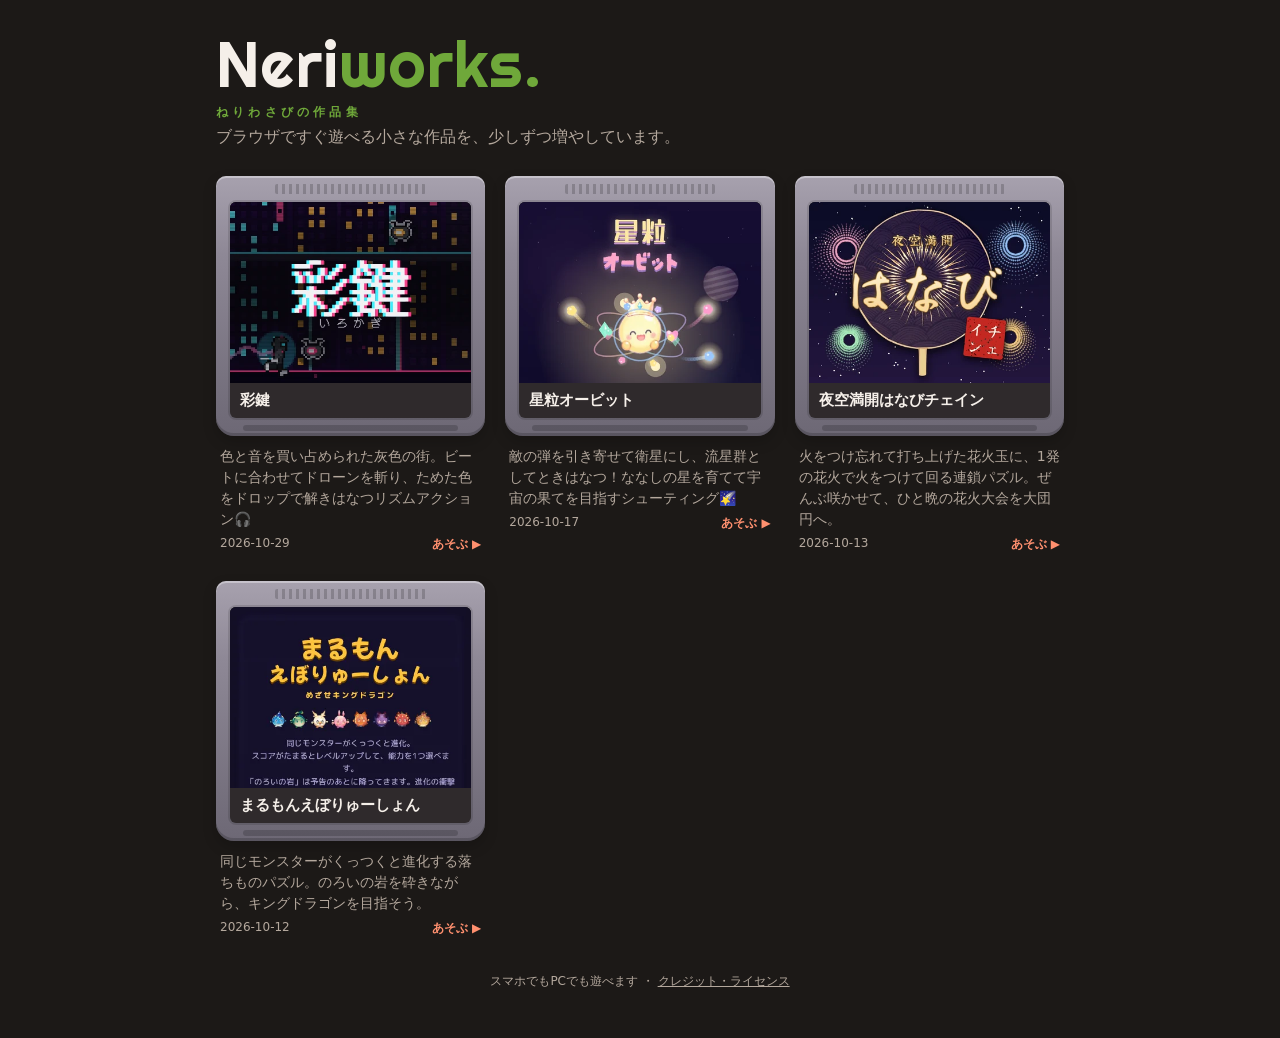
<file: index.html>
<!doctype html>
<html lang="ja">
<head>
<meta charset="utf-8">
<meta name="viewport" content="width=device-width, initial-scale=1">
<title>Neriworks</title>
<meta name="description" content="ねりわさびの作品集。ブラウザですぐ遊べる小さな作品を、少しずつ増やしています。">
<link rel="preconnect" href="https://fonts.googleapis.com">
<link rel="preconnect" href="https://fonts.gstatic.com" crossorigin>
<link rel="stylesheet" href="https://fonts.googleapis.com/css2?family=Righteous&display=swap">
<script src="common/sound.js"></script><!-- 音量は全作品と共通の設定に従う -->
<style>
  /* 作品集は常にダーク（端末のライト/ダーク設定には従わない） */
  :root {
    --bg: #1c1917; --text: #f5efe9; --sub: #b4a89d; --accent: #ff906f; --new: #49c985;
    --shell: #8e8896; --shell-hi: #a7a1ae; --shell-lo: #6d6875; --label: #2f2a2c;
    --console: #4b4553; --console-hi: #6a6375; --console-lo: #322d38; --wasabi: #6fa83a;
    color-scheme: dark;
  }
  * { box-sizing: border-box; }
  body {
    margin: 0; background: var(--bg); color: var(--text);
    font-family: system-ui, -apple-system, "Hiragino Sans", "Yu Gothic UI", sans-serif;
  }
  main { max-width: 880px; margin: 0 auto; padding: 32px 16px 48px; }
  .logo { margin: 0; font: 400 clamp(40px, 11vw, 64px)/1 "Righteous", system-ui, sans-serif; letter-spacing: .02em; }
  .logo .w { color: var(--wasabi); }
  .logo .dot { display: inline-block; width: .16em; height: .16em; margin-left: .06em; border-radius: 50%; background: var(--wasabi); }
  .tagline { margin: 8px 0 6px; font-size: 12px; font-weight: 700; letter-spacing: .35em; color: var(--wasabi); }
  .lead { color: var(--sub); margin: 0 0 28px; }
  .grid { display: grid; gap: 28px 20px; grid-template-columns: repeat(auto-fill, minmax(240px, 1fr)); }

  /* カセット */
  a.cart { display: block; text-decoration: none; color: inherit; outline: none; }
  .shell {
    position: relative; padding: 26px 14px 18px;
    background: linear-gradient(180deg, var(--shell-hi), var(--shell) 30%, var(--shell-lo));
    border-radius: 10px 10px 18px 18px;
    box-shadow: inset 0 2px 0 rgba(255,255,255,.35), inset 0 -3px 0 rgba(0,0,0,.18), 0 6px 14px rgba(0,0,0,.18);
    transition: transform .15s ease, box-shadow .15s ease;
  }
  .shell::before { /* 上部のすべり止め */
    content: ""; position: absolute; left: 22%; right: 22%; top: 8px; height: 10px;
    background: repeating-linear-gradient(90deg, rgba(0,0,0,.18) 0 3px, transparent 3px 7px);
    border-radius: 2px;
  }
  .shell::after { /* 下部の端子側の段差 */
    content: ""; position: absolute; left: 10%; right: 10%; bottom: 5px; height: 6px;
    background: rgba(0,0,0,.18); border-radius: 3px;
  }
  a.cart:hover .shell, a.cart:focus-visible .shell { transform: translateY(-4px) rotate(-1deg); box-shadow: inset 0 2px 0 rgba(255,255,255,.35), inset 0 -3px 0 rgba(0,0,0,.18), 0 12px 22px rgba(0,0,0,.22); }
  a.cart:focus-visible .shell { outline: 3px solid var(--accent); outline-offset: 3px; }
  .label { background: var(--label); border-radius: 6px; overflow: hidden; box-shadow: 0 0 0 2px rgba(0,0,0,.12); }
  .thumb { aspect-ratio: 4 / 3; background: #222 center / cover no-repeat; display: grid; place-items: center; font-size: 56px; }
  .label-title { padding: 8px 10px; font-weight: 800; font-size: 15px; display: flex; align-items: center; gap: 8px; color: var(--text); }
  .badge { font-size: 11px; font-weight: 700; color: #fff; background: var(--new); border-radius: 999px; padding: 2px 8px; }
  .badge.update { background: var(--accent); color: #2a1406; }
  .caption { padding: 10px 4px 0; }
  .desc { color: var(--sub); font-size: 14px; line-height: 1.5; margin: 0 0 6px; }
  .meta { font-size: 12px; color: var(--sub); display: flex; justify-content: space-between; }
  .play { color: var(--accent); font-weight: 700; }
  footer { margin-top: 36px; color: var(--sub); font-size: 12px; text-align: center; }
  footer a { color: inherit; }

  /* 起動演出 */
  .boot { position: fixed; inset: 0; z-index: 10; }
  .boot-bg { position: absolute; inset: 0; background: rgba(12,10,16,.82); opacity: 0; }
  .boot-cart { position: fixed; margin: 0; z-index: 1; transform-origin: 50% 50%; }
  .boot-cart:hover { transform: none; }
  /* 本体：上面（カセットより奥）と手前の面（カセットより手前）を別々に置いて、挿さって見えるようにする */
  .con-top, .con-front { position: fixed; left: 50%; width: min(420px, 92vw); transform: translate(-50%, 150px); }
  .con-top { bottom: 110px; height: 40px; z-index: 0; background: var(--console-hi); border-radius: 18px 18px 0 0; }
  .slot { position: absolute; left: 50%; top: 14px; height: 14px; transform: translateX(-50%); background: #0d0b10; border-radius: 4px; box-shadow: inset 0 3px 4px rgba(0,0,0,.8); }
  .con-front {
    bottom: 0; height: 120px; z-index: 2;
    background: linear-gradient(180deg, var(--console), var(--console-lo)); border-radius: 6px 6px 0 0;
    box-shadow: inset 0 3px 0 rgba(255,255,255,.12);
    display: flex; align-items: center; justify-content: center; gap: 12px;
    color: rgba(255,255,255,.55); font: 700 12px/1 system-ui, sans-serif; letter-spacing: .2em;
  }
  .led { width: 10px; height: 10px; border-radius: 50%; background: #3a1414; box-shadow: inset 0 1px 2px rgba(0,0,0,.6); transition: background .1s, box-shadow .1s; }
  .led.on { background: #ff3b3b; box-shadow: 0 0 10px 3px rgba(255,59,59,.7); }
  .flash, .fade { position: absolute; inset: 0; opacity: 0; pointer-events: none; }
  .flash { z-index: 4; background: #fff; }
  .fade { z-index: 5; background: #000; }
</style>
</head>
<body>
<main>
  <h1 class="logo">Neri<span class="w">works</span><span class="dot"></span></h1>
  <p class="tagline">ねりわさびの作品集</p>
  <p class="lead">ブラウザですぐ遊べる小さな作品を、少しずつ増やしています。</p>
  <div class="grid" id="grid"></div>
  <footer>スマホでもPCでも遊べます ・ <a href="credits.html">クレジット・ライセンス</a></footer>
</main>
<script>
  // 新しいゲームはこの配列の先頭に1行足すだけ。folder はこの index.html から見たフォルダ名。
  // 大きく更新したら updated に日付を入れると、UPDATE_DAYS 日のあいだ「Update!」が付く。
  const GAMES = [
    { folder: "irokagi", title: "彩鍵", date: "2026-10-29", thumb: "thumbs/irokagi.webp", emoji: "🌃", desc: "色と音を買い占められた灰色の街。ビートに合わせてドローンを斬り、ためた色をドロップで解きはなつリズムアクション🎧" },
    { folder: "hoshitsubu", title: "星粒オービット", date: "2026-10-17", thumb: "thumbs/hoshitsubu.webp", emoji: "🌟", desc: "敵の弾を引き寄せて衛星にし、流星群としてときはなつ！ななしの星を育てて宇宙の果てを目指すシューティング🌠" },
    { folder: "hanabi", title: "夜空満開はなびチェイン", date: "2026-10-13", updated: "2026-10-16", thumb: "thumbs/hanabi.webp", emoji: "🎆", desc: "火をつけ忘れて打ち上げた花火玉に、1発の花火で火をつけて回る連鎖パズル。ぜんぶ咲かせて、ひと晩の花火大会を大団円へ。" },
    { folder: "monster-merge", title: "まるもんえぼりゅーしょん", date: "2026-10-12", thumb: "thumbs/monster-merge.webp", emoji: "🐉", desc: "同じモンスターがくっつくと進化する落ちものパズル。のろいの岩を砕きながら、キングドラゴンを目指そう。" },
  ];

  const NEW_DAYS = 3, UPDATE_DAYS = 7;
  const grid = document.getElementById("grid");
  const today = new Date();
  for (const g of GAMES) {
    const a = document.createElement("a");
    a.className = "cart";
    a.href = `${g.folder}/index.html`;
    a.innerHTML = `
      <div class="shell"><div class="label"><div class="thumb"></div><div class="label-title"></div></div></div>
      <div class="caption"><p class="desc"></p><div class="meta"><span></span><span class="play">あそぶ ▶</span></div></div>`;
    const thumb = a.querySelector(".thumb");
    if (g.thumb) {
      const img = new Image();
      img.onload = () => { thumb.style.backgroundImage = `url("${g.thumb}")`; };
      img.onerror = () => { thumb.textContent = g.emoji; };
      img.src = g.thumb;
    } else thumb.textContent = g.emoji;
    const t = a.querySelector(".label-title");
    t.textContent = g.title;
    // 更新したばかりなら「Update!」を優先（公開直後に更新しても NEW に隠れないように）
    if (g.updated && (today - new Date(g.updated)) / 864e5 < UPDATE_DAYS) {
      const b = document.createElement("span"); b.className = "badge update"; b.textContent = "Update!"; t.append(b);
    } else if ((today - new Date(g.date)) / 864e5 < NEW_DAYS) {
      const b = document.createElement("span"); b.className = "badge"; b.textContent = "NEW"; t.append(b);
    }
    a.querySelector(".desc").textContent = g.desc;
    a.querySelector(".meta span").textContent = g.date;
    a.addEventListener("click", e => {
      if (e.metaKey || e.ctrlKey || e.shiftKey || e.button !== 0) return; // 新しいタブで開く操作はそのまま
      e.preventDefault();
      boot(a);
    });
    grid.append(a);
  }

  // カシャッという音（効果音ファイルなしで合成）
  function clack(ctx, t, freq, len, vol) {
    const n = Math.floor(ctx.sampleRate * len);
    const buf = ctx.createBuffer(1, n, ctx.sampleRate), d = buf.getChannelData(0);
    for (let i = 0; i < n; i++) d[i] = (Math.random() * 2 - 1) * Math.pow(1 - i / n, 6);
    const src = ctx.createBufferSource(); src.buffer = buf;
    const f = ctx.createBiquadFilter(); f.type = "bandpass"; f.frequency.value = freq; f.Q.value = 1.2;
    const g = ctx.createGain(); g.gain.value = vol;
    src.connect(f).connect(g).connect(MG.sound.ui); src.start(t);
  }
  // 起動音（ピロン）
  function bootSound(ctx, t) {
    const o = ctx.createOscillator(), g = ctx.createGain();
    o.type = "square"; o.frequency.setValueAtTime(988, t); o.frequency.setValueAtTime(1976, t + 0.08);
    g.gain.setValueAtTime(0.0001, t); g.gain.exponentialRampToValueAtTime(0.08, t + 0.01);
    g.gain.setValueAtTime(0.08, t + 0.3); g.gain.exponentialRampToValueAtTime(0.0001, t + 0.6);
    o.connect(g).connect(MG.sound.ui); o.start(t); o.stop(t + 0.65);
  }

  const wait = ms => new Promise(res => setTimeout(res, ms));
  let booting = false;
  async function boot(a) {
    if (booting) return;
    booting = true;
    const href = a.href;
    let ctx = null;
    try { ctx = MG.sound.ctx; if (ctx && ctx.state !== "running") ctx.resume(); } catch {}

    const shell = a.querySelector(".shell");
    const r = shell.getBoundingClientRect();
    const layer = document.createElement("div");
    layer.className = "boot";
    layer.innerHTML = `<div class="boot-bg"></div>
      <div class="con-top"><div class="slot"></div></div>
      <div class="con-front"><span class="led"></span>POWER</div>
      <div class="flash"></div><div class="fade"></div>`;
    const cart = shell.cloneNode(true);
    cart.className = "shell boot-cart";
    Object.assign(cart.style, { left: r.left + "px", top: r.top + "px", width: r.width + "px", height: r.height + "px", transition: "none" });
    layer.append(cart);
    document.body.append(layer);
    shell.style.visibility = "hidden";

    const q = s => layer.querySelector(s);
    const fill = (duration, easing, delay = 0) => ({ duration, easing, delay, fill: "forwards" });

    const W = innerWidth, H = innerHeight;
    const conW = Math.min(420, W * 0.92), conTop = H - 150;
    const scale = Math.min((conW * 0.62) / r.width, (H * 0.45) / r.height);
    const h = r.height * scale;
    q(".slot").style.width = r.width * scale + 12 + "px";
    const dx = W / 2 - (r.left + r.width / 2);
    const cy = r.top + r.height / 2;
    const slotY = conTop + 30;                   // 本体の手前の面の上端
    const aboveY = slotY - h / 2 - 40 - h * 0.1; // 挿し口の上で止まる位置（中心）
    const inY = slotY - h / 2 + h * 0.55;        // 半分ほど挿さった位置（中心）
    const at = (y, rot = 0, s = scale) => `translate(${dx}px, ${y - cy}px) scale(${s}) rotate(${rot}deg)`;

    // 1. 暗転しつつ本体がせり上がり、カセットが挿し口の上へ
    q(".boot-bg").animate([{ opacity: 0 }, { opacity: 1 }], fill(300, "ease-out"));
    const con = [q(".con-top"), q(".con-front")];
    con.forEach(el => el.animate([{ transform: "translate(-50%, 150px)" }, { transform: "translate(-50%, 0)" }], fill(380, "cubic-bezier(.2,.9,.3,1.1)")));
    await cart.animate([
      { transform: "translate(0,0) scale(1) rotate(0deg)" },
      { transform: at(aboveY, -4), offset: 0.75 },
      { transform: at(aboveY, 0) },
    ], fill(560, "cubic-bezier(.3,.7,.3,1)")).finished;

    // 2. 少しためてから、ストンと挿さる（カシャッ）
    await cart.animate([
      { transform: at(aboveY) },
      { transform: at(aboveY - 10), offset: 0.35 },
      { transform: at(inY) },
    ], fill(300, "cubic-bezier(.6,0,.9,.6)", 80)).finished;
    if (ctx) { const t = ctx.currentTime; clack(ctx, t, 2600, 0.05, 0.9); clack(ctx, t + 0.045, 900, 0.09, 0.8); }
    con.forEach(el => el.animate([{ transform: "translate(-50%, 0)" }, { transform: "translate(-50%, 5px)" }, { transform: "translate(-50%, 0)" }], { duration: 140, easing: "ease-out" }));
    cart.animate([{ transform: at(inY) }, { transform: at(inY + 6) }], fill(70, "ease-out"));

    // 3. 電源ON → 光って暗転 → ゲームへ
    await wait(260);
    q(".led").classList.add("on");
    if (ctx) bootSound(ctx, ctx.currentTime);
    q(".flash").animate([{ opacity: 0 }, { opacity: 0.9, offset: 0.25 }, { opacity: 0 }], fill(420, "ease-out", 120));
    await q(".fade").animate([{ opacity: 0 }, { opacity: 1 }], fill(380, "ease-in", 420)).finished;
    go(href);
  }

  // ゲーム側（common/system.js）と受け渡す合図
  const POWER_KEY = "minigames:power";
  function go(href) {
    try { sessionStorage.setItem(POWER_KEY, "on"); } catch {}
    location.href = href;
  }
  // ゲームの電源を切って戻ってきたときは、黒からゆっくり明ける
  try {
    if (sessionStorage.getItem(POWER_KEY) === "off") {
      sessionStorage.removeItem(POWER_KEY);
      const cover = document.createElement("div");
      cover.style.cssText = "position:fixed;inset:0;background:#000;z-index:20;pointer-events:none";
      document.body.append(cover);
      cover.animate([{ opacity: 1 }, { opacity: 1, offset: 0.25 }, { opacity: 0 }], { duration: 700, easing: "ease-out", fill: "forwards" })
        .finished.then(() => cover.remove());
    }
  } catch {}

  // ブラウザの「戻る」で戻ってきたとき、演出を片付ける
  addEventListener("pageshow", e => {
    if (!e.persisted) return;
    document.querySelectorAll(".boot").forEach(el => el.remove());
    document.querySelectorAll(".shell").forEach(el => el.style.visibility = "");
    booting = false;
  });
</script>
</body>
</html>
</file>
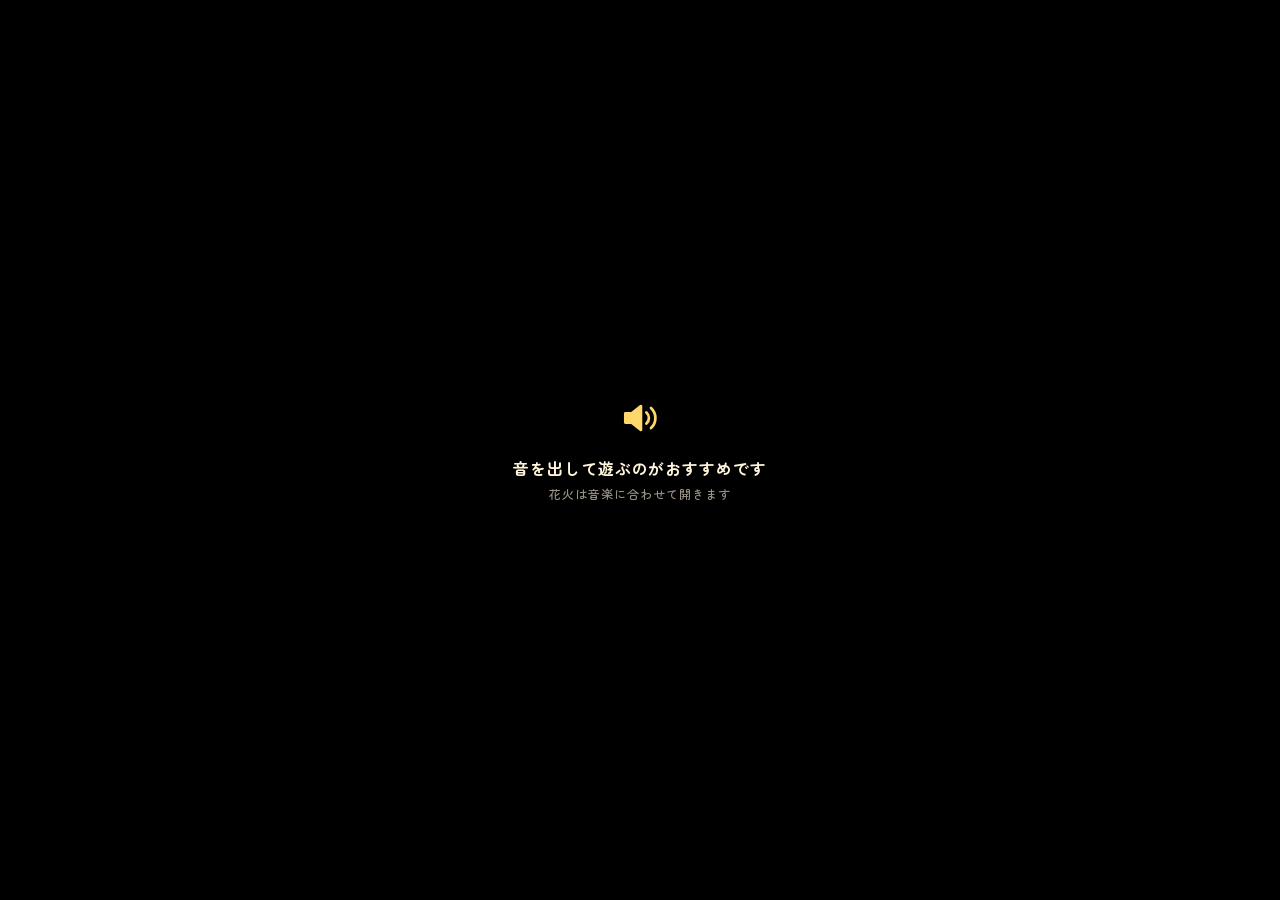
<file: hanabi/index.html>
<!doctype html>
<html lang="ja">
<head>
<meta charset="utf-8">
<meta name="viewport" content="width=device-width,initial-scale=1,maximum-scale=1,user-scalable=no,viewport-fit=cover">
<title>夜空満開はなびチェイン</title>
<link rel="stylesheet" href="../common/system.css">
<script src="../common/system.js" data-frame="#stage" data-loading></script>
<script src="../common/splash.js"></script>
<script src="../common/sound.js" data-bgm="5" data-sfx="5" data-button></script>
<script src="../common/share.js"></script>
<link rel="preconnect" href="https://fonts.googleapis.com">
<link rel="preconnect" href="https://fonts.gstatic.com" crossorigin>
<link rel="stylesheet" href="https://fonts.googleapis.com/css2?family=DotGothic16&family=Yuji+Syuku&family=Zen+Maru+Gothic:wght@500;700&display=swap">
<link rel="stylesheet" href="css/style.css">
</head>
<body>
<template id="splash">
  <section data-sec="2.6">
    <svg class="splash-icon" viewBox="0 0 48 48" fill="none" stroke="currentColor" stroke-width="3" stroke-linecap="round" stroke-linejoin="round" aria-hidden="true"><path d="M8 19h7l10-8v26l-10-8H8z" fill="currentColor"/><path d="M31 18a8 8 0 0 1 0 12"/><path d="M36 13a15 15 0 0 1 0 22"/></svg>
    <p>音を出して遊ぶのがおすすめです<small>花火は音楽に合わせて開きます</small></p>
  </section>
</template>
<div id="app">
  <div id="stage">
    <canvas id="cv"></canvas>
    <div id="title" class="overlay">
      <p class="eyebrow">ver1.1.1</p>
      <h1><img class="logo" src="assets/logo.webp" width="640" height="678" alt="夜空満開はなびチェイン"></h1>
      <p class="lead"><span>しまった、</span><span>火をつけずに</span><span>打ち上げちゃった！</span><br><span>1発の花火で、</span><span>夜空の玉を</span><span>つぎつぎ咲かせよう。</span></p>
      <p id="titleBest" class="best"></p>
      <button id="startBtn" type="button" class="primary">あそぶ</button>
      <button id="howBtn" type="button" class="secondary">あそびかた</button>
      <button id="seedBtn" type="button" class="link" hidden>シードで遊ぶ</button>
    </div>
    <div id="seedBox" class="overlay" hidden>
      <p class="eyebrow">シードで遊ぶ</p>
      <p class="lead">シードと景を入れると、同じ夜空を何度でも遊べます。<br>遊び終わるたびに、やり直しとお手本を選べます。</p>
      <label class="field">シード<input id="seedIn" type="text" inputmode="numeric" maxlength="6" autocomplete="off"></label>
      <label class="field">景<select id="stageIn"></select></label>
      <p id="seedErr" class="note"></p>
      <div class="res-btns">
        <button id="seedGo" type="button" class="primary">はじめる</button>
        <button id="seedBack" type="button" class="secondary">もどる</button>
      </div>
    </div>
    <div id="practice" class="overlay" hidden>
      <p class="eyebrow" id="prHead"></p>
      <p class="pr-res" id="prRes"></p>
      <button id="prAgain" type="button" class="primary">もう一度</button>
      <button id="prAnswer" type="button" class="secondary">お手本を見る</button>
      <button id="prNext" type="button" class="secondary">次の景へ</button>
      <button id="prTitle" type="button" class="link">タイトルへ</button>
    </div>
    <div id="tut" hidden>
      <div class="tut-card">
        <div class="tut-dots" id="tutDots"></div>
        <h2 id="tutCap"></h2>
        <p id="tutSub"></p>
      </div>
      <div class="tut-btns">
        <button id="tutSkip" type="button" class="tut-skip">スキップ</button>
        <button id="tutNext" type="button" class="tut-next">つぎへ</button>
      </div>
    </div>
    <button id="clearAnswer" type="button" class="clear-answer" hidden>お手本を見る</button>
    <div id="result" class="overlay" hidden>
      <p class="eyebrow" id="resHead">おしまい</p>
      <div class="big" id="resScore">0</div>
      <p id="resPen" class="res-pen" hidden></p>
      <p id="resBest" class="best"></p>
      <figure class="chair">
        <blockquote id="resComment"></blockquote>
        <figcaption>花火大会 実行委員長</figcaption>
      </figure>
      <p class="res-meta"><span id="resStage"></span><span id="resChain"></span><span id="resSeed"></span></p>
      <div class="res-btns">
        <button id="mercyBtn" type="button" class="primary" hidden>泣きの1回！</button>
        <button id="retryBtn" type="button" class="primary">タイトルへ</button>
      </div>
      <div class="res-btns sub">
        <button id="answerBtn" type="button" class="secondary" hidden>お手本を見る</button>
        <button id="shareBtn" type="button" class="secondary">シェアする</button>
      </div>
    </div>
  </div>
</div>
<script src="js/core/config.js"></script>
<script src="js/core/random.js"></script>
<script src="js/core/storage.js"></script>
<script src="js/core/canvas.js"></script>
<script src="js/media/music.js"></script>
<script src="js/media/sfx.js"></script>
<script src="js/game/state.js"></script>
<script src="js/game/stage.js"></script>
<script src="js/game/shell.js"></script>
<script src="js/game/rhythm.js"></script>
<script src="js/game/burst.js"></script>
<script src="js/game/cloud.js"></script>
<script src="js/game/finale.js"></script>
<script src="js/game/program.js"></script>
<script src="js/game/ending.js"></script>
<script src="js/game/update.js"></script>
<script src="js/view/particles.js"></script>
<script src="js/view/sky.js"></script>
<script src="js/view/crowd.js"></script>
<script src="js/view/board.js"></script>
<script src="js/view/render.js"></script>
<script src="js/view/screens.js"></script>
<script src="js/view/share.js"></script>
<script src="js/view/tutorial.js"></script>
<script src="js/input.js"></script>
<script src="js/main.js"></script>
</body>
</html>
</file>
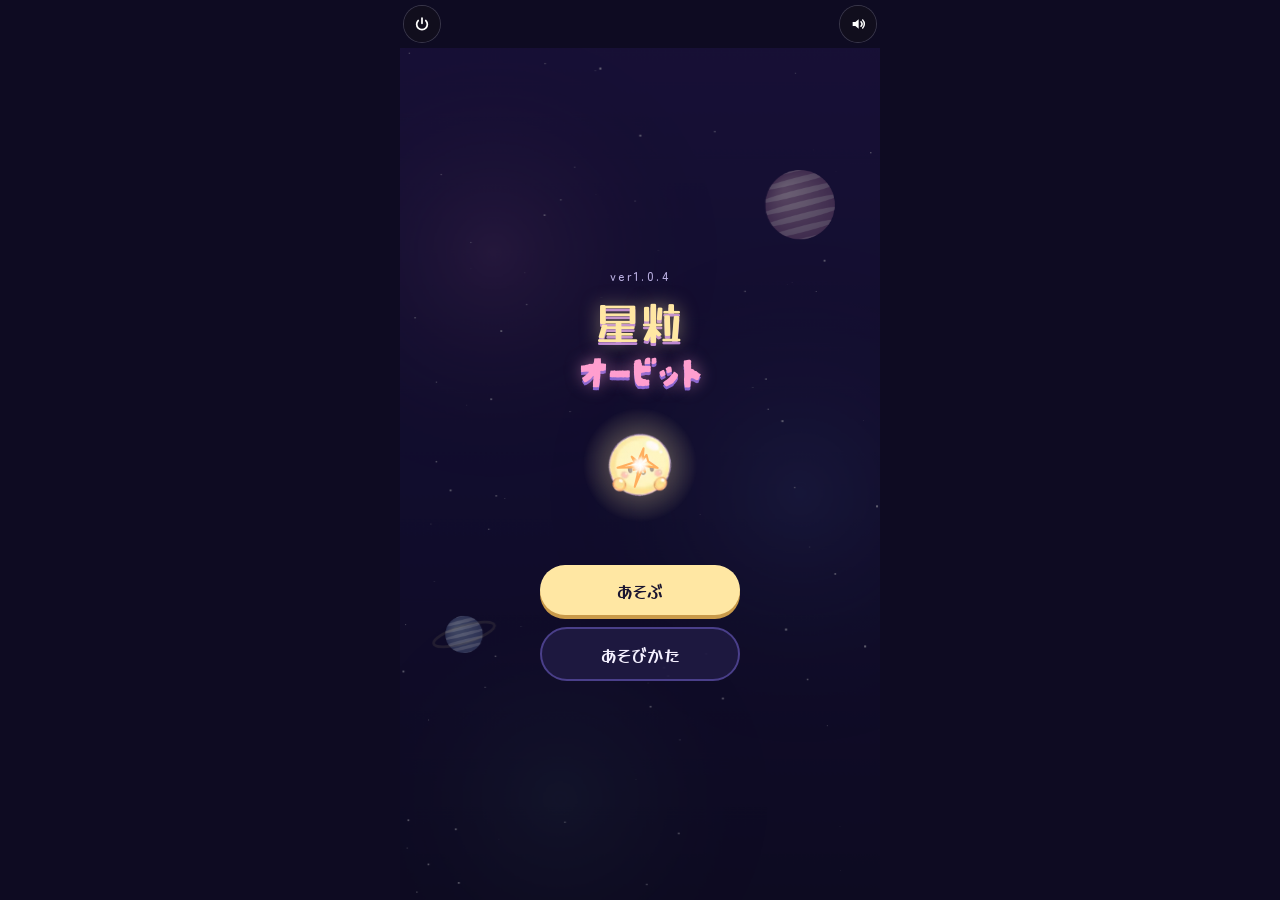
<file: hoshitsubu/index.html>
<!doctype html>
<html lang="ja">
<head>
<meta charset="utf-8">
<meta name="viewport" content="width=device-width,initial-scale=1,maximum-scale=1,user-scalable=no,viewport-fit=cover">
<title>星粒オービット</title>
<link rel="stylesheet" href="../common/system.css">
<script src="../common/system.js" data-frame="#stage" data-loading></script>
<script src="../common/sound.js" data-bgm="0" data-sfx="0" data-button></script>
<script src="../common/share.js"></script>
<link rel="preconnect" href="https://fonts.googleapis.com">
<link rel="preconnect" href="https://fonts.gstatic.com" crossorigin>
<link id="webfonts" rel="stylesheet" href="https://fonts.googleapis.com/css2?family=Darumadrop+One&family=Yusei+Magic&family=Zen+Maru+Gothic:wght@500;700;900&display=swap">
<link rel="stylesheet" href="css/style.css">
</head>
<body>
<div id="app">
  <div id="stage">
    <canvas id="cv"></canvas>

    <div id="title" class="overlay">
      <i class="shoot" aria-hidden="true"></i><canvas class="kyupin" id="kyupin" width="520" height="520" aria-hidden="true"></canvas><i class="burst" aria-hidden="true"></i>
      <p class="eyebrow" id="version">試作版</p>
      <h1 class="logo">星粒<span>オービット</span></h1>
      <canvas id="titleHero" width="160" height="160" aria-hidden="true"></canvas>
      <p id="titleBest" class="best"></p>
      <button id="startBtn" type="button" class="primary">あそぶ</button>
      <button id="howBtn" type="button" class="secondary">あそびかた</button>
      <button id="rankBtn" type="button" class="secondary" hidden>マイランキング</button>
    </div>

    <div id="tut" hidden>
      <div class="tut-card">
        <div class="tut-dots" id="tutDots"></div>
        <h2 id="tutCap"></h2>
        <p id="tutSub"></p>
      </div>
      <div class="tut-btns">
        <button id="tutSkip" type="button" class="tut-skip">スキップ</button>
        <button id="tutNext" type="button" class="tut-next">つぎへ</button>
      </div>
    </div>

    <div id="cardpick" class="overlay" hidden>
      <div class="nest"><canvas id="nest" width="200" height="140" aria-hidden="true"></canvas><p class="note" id="nestLabel">大彗星</p></div>
      <p class="ctitle" id="ctitle">強化をえらぶ</p>
      <div class="catbar" id="catbar"></div>
      <div class="cards" id="cards"></div>
      <p class="note">のこった1枚の技は 大彗星のものに</p>
    </div>

    <div id="result" class="overlay" hidden>
      <p class="eyebrow">おしまい</p>
      <div class="big" id="resScore">0</div>
      <p id="resBest" class="best"></p>
      <div class="naming">
        <canvas id="resHero" width="260" height="260" aria-hidden="true"></canvas>
        <p class="stage-name" id="resStage"></p>
        <p class="star-title" id="resTitle"></p>
        <p class="star-name" id="resName"></p>
      </div>
      <div class="chips" id="resCards"></div>
      <dl class="stats" id="resRecs"></dl>
      <button id="retryBtn" type="button" class="primary">もう一回</button>
      <button id="shareBtn" type="button" class="secondary">シェアする</button>
      <button id="backBtn" type="button" class="secondary" hidden>ランキングにもどる</button>
      <button id="homeBtn" type="button" class="link">タイトルにもどる</button>
    </div>

    <div id="rank" class="overlay" hidden>
      <p class="eyebrow">マイランキング</p>
      <ol class="rank" id="rankList"></ol>
      <p class="note">タップでそのときのリザルトを見る</p>
      <button id="rankClose" type="button" class="secondary">とじる</button>
    </div>

    <div id="viewer" hidden>
      <div class="vw-top"><button id="vwReset" type="button" class="vw-b">リセット</button><button id="vwClose" type="button" class="vw-b">とじる</button></div>
      <div class="vw-panel">
        <div class="vw-head" id="vwHead"></div>
        <div class="catbar" id="vwCat"></div>
        <p class="vw-hint">カードをタップで自機が取る／下の技をタップで大彗星に持たせる</p>
        <div class="vw-cards" id="vwCards"></div>
      </div>
    </div>
    <div id="fail" class="overlay" hidden>
      <p class="lead">読み込みに失敗しました。<br>通信のよい所で、もう一度読み込んでください。</p>
      <button id="reloadBtn" type="button" class="primary">もう一度読み込む</button>
    </div>
  </div>
</div>
<script src="js/core/config.js"></script>
<script src="js/core/util.js"></script>
<script src="js/core/storage.js"></script>
<script src="js/media/load.js"></script>
<script src="js/media/atlas.js"></script>
<script src="js/media/synth.js"></script>
<script src="js/media/music.js"></script>
<script src="js/media/sfx.js"></script>
<script src="js/game/state.js"></script>
<script src="js/game/player.js"></script>
<script src="js/game/sats.js"></script>
<script src="js/game/enemies.js"></script>
<script src="js/game/boss.js"></script>
<script src="js/game/waves.js"></script>
<script src="js/game/cards.js"></script>
<script src="js/game/update.js"></script>
<script src="js/view/canvas.js"></script>
<script src="js/view/pellets.js"></script>
<script src="js/view/render.js"></script>
<script src="js/view/looks.js"></script>
<script src="js/view/hud.js"></script>
<script src="js/view/icons.js"></script>
<script src="js/view/cardpick.js"></script>
<script src="js/view/screens.js"></script>
<script src="js/view/viewer.js"></script>
<script src="js/view/share.js"></script>
<script src="js/view/tutorial.js"></script>
<script src="js/input.js"></script>
<script src="js/main.js"></script>
</body>
</html>
</file>
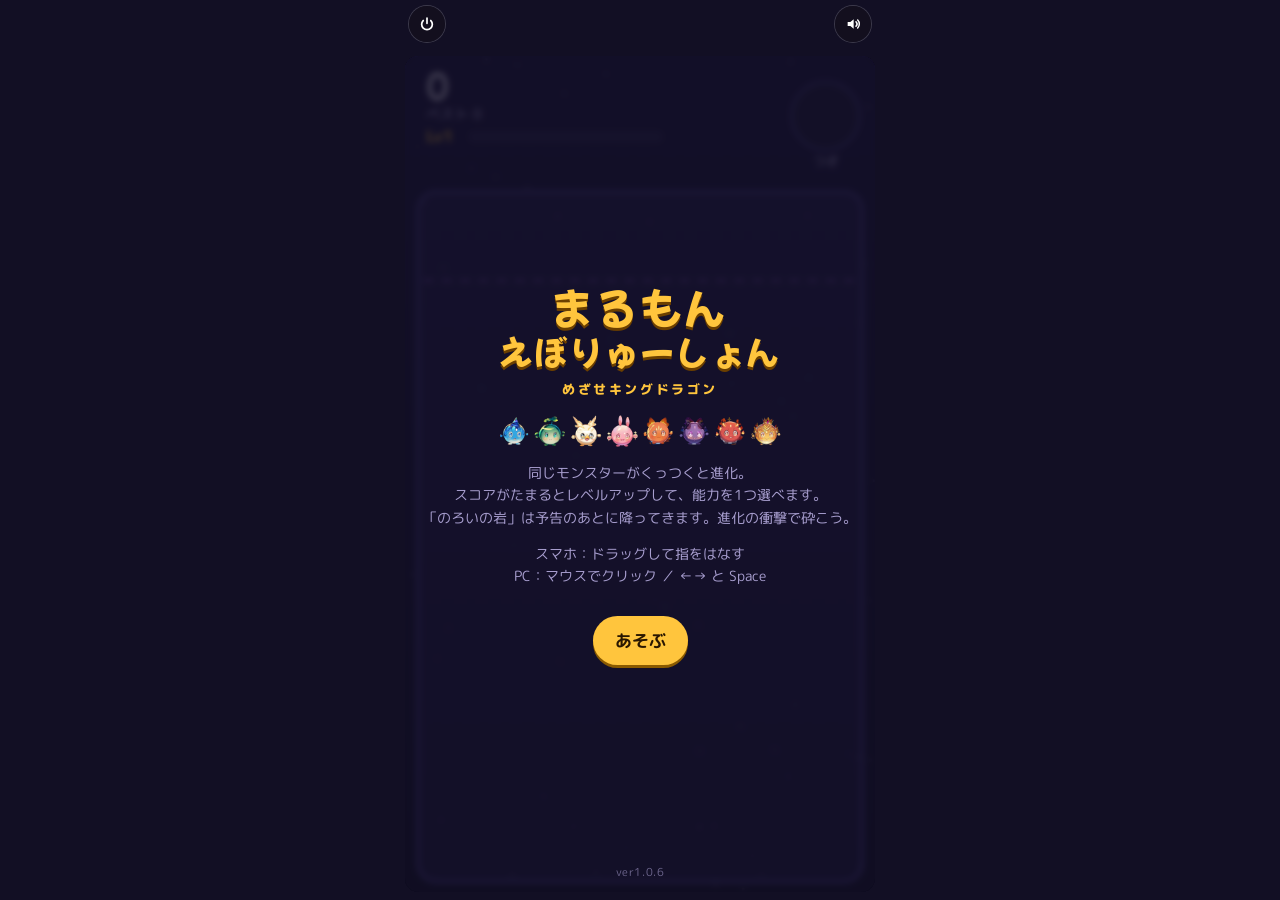
<file: monster-merge/index.html>
<!doctype html>
<html lang="ja">
<head>
<meta charset="utf-8">
<meta name="viewport" content="width=device-width,initial-scale=1,maximum-scale=1,user-scalable=no,viewport-fit=cover">
<title>まるもんえぼりゅーしょん</title>
<link rel="preconnect" href="https://fonts.googleapis.com">
<link rel="preconnect" href="https://fonts.gstatic.com" crossorigin>
<link rel="stylesheet" href="https://fonts.googleapis.com/css2?family=M+PLUS+Rounded+1c:wght@500;700;800;900&family=Mochiy+Pop+One&display=swap">
<!-- shared system bar: power (top-left) + volume (top-right), see ../common/README.md -->
<link rel="stylesheet" href="../common/system.css">
<script src="../common/system.js" data-frame="#stage" data-loading></script>
<!-- shared volume (BGM / SE sliders, shared by every game); data-bgm / data-sfx bring this game to the common loudness -->
<script src="../common/sound.js" data-bgm="10" data-sfx="16" data-button></script>
<script src="../common/share.js"></script>
<link rel="stylesheet" href="css/style.css">
</head>
<body>
<div id="app">
  <div id="stage">
    <canvas id="cv"></canvas>
    <div id="title" class="overlay">
      <h1><span class="t1">まるもん</span><br>えぼりゅーしょん</h1>
      <p class="sub">めざせキングドラゴン</p>
      <div class="chain" id="titleChain"></div>
      <p>同じモンスターがくっつくと進化。<br>スコアがたまるとレベルアップして、能力を1つ選べます。<br>「のろいの岩」は予告のあとに降ってきます。進化の衝撃で砕こう。</p>
      <p>スマホ：ドラッグして指をはなす<br>PC：マウスでクリック ／ ←→ と Space</p>
      <p id="titleBest"></p>
      <div class="btns"><button id="startBtn">あそぶ</button></div>
      <p class="ver">ver1.0.6</p>
    </div>
    <div id="levelup" class="overlay" hidden>
      <h2 id="lvTitle">レベルアップ！</h2>
      <p>能力を1つ選んでください</p>
      <div class="cards" id="cards"></div>
    </div>
    <div id="result" class="overlay" hidden>
      <h2>おしまい！</h2>
      <img id="resMon" alt="">
      <p id="resMonName"></p>
      <div class="big" id="resScore">0</div>
      <div id="resUps"></div>
      <p id="resBest"></p>
      <div class="btns">
        <button id="retryBtn">もう一度</button>
      </div>
      <button id="shareBtn" class="sub">シェアする</button>
    </div>
    <div id="toast" hidden></div>
  </div>
</div>
<!-- scripts share one global scope and must load in this order -->
<script src="js/lib/matter.min.js"></script>
<script src="js/data/assets.js"></script>
<script src="js/core/config.js"></script>
<script src="js/core/random.js"></script>
<script src="js/core/storage.js"></script>
<script src="js/core/canvas.js"></script>
<script src="js/media/images.js"></script>
<script src="js/media/sfx.js"></script>
<script src="js/media/music.js"></script>
<script src="js/game/state.js"></script>
<script src="js/game/bodies.js"></script>
<script src="js/game/abilities.js"></script>
<script src="js/game/spawn.js"></script>
<script src="js/game/levelup.js"></script>
<script src="js/view/cutin.js"></script>
<script src="js/game/update.js"></script>
<script src="js/view/render.js"></script>
<script src="js/view/screens.js"></script>
<script src="js/view/share.js"></script>
<script src="js/input.js"></script>
<script src="js/main.js"></script>
</body>
</html>
</file>
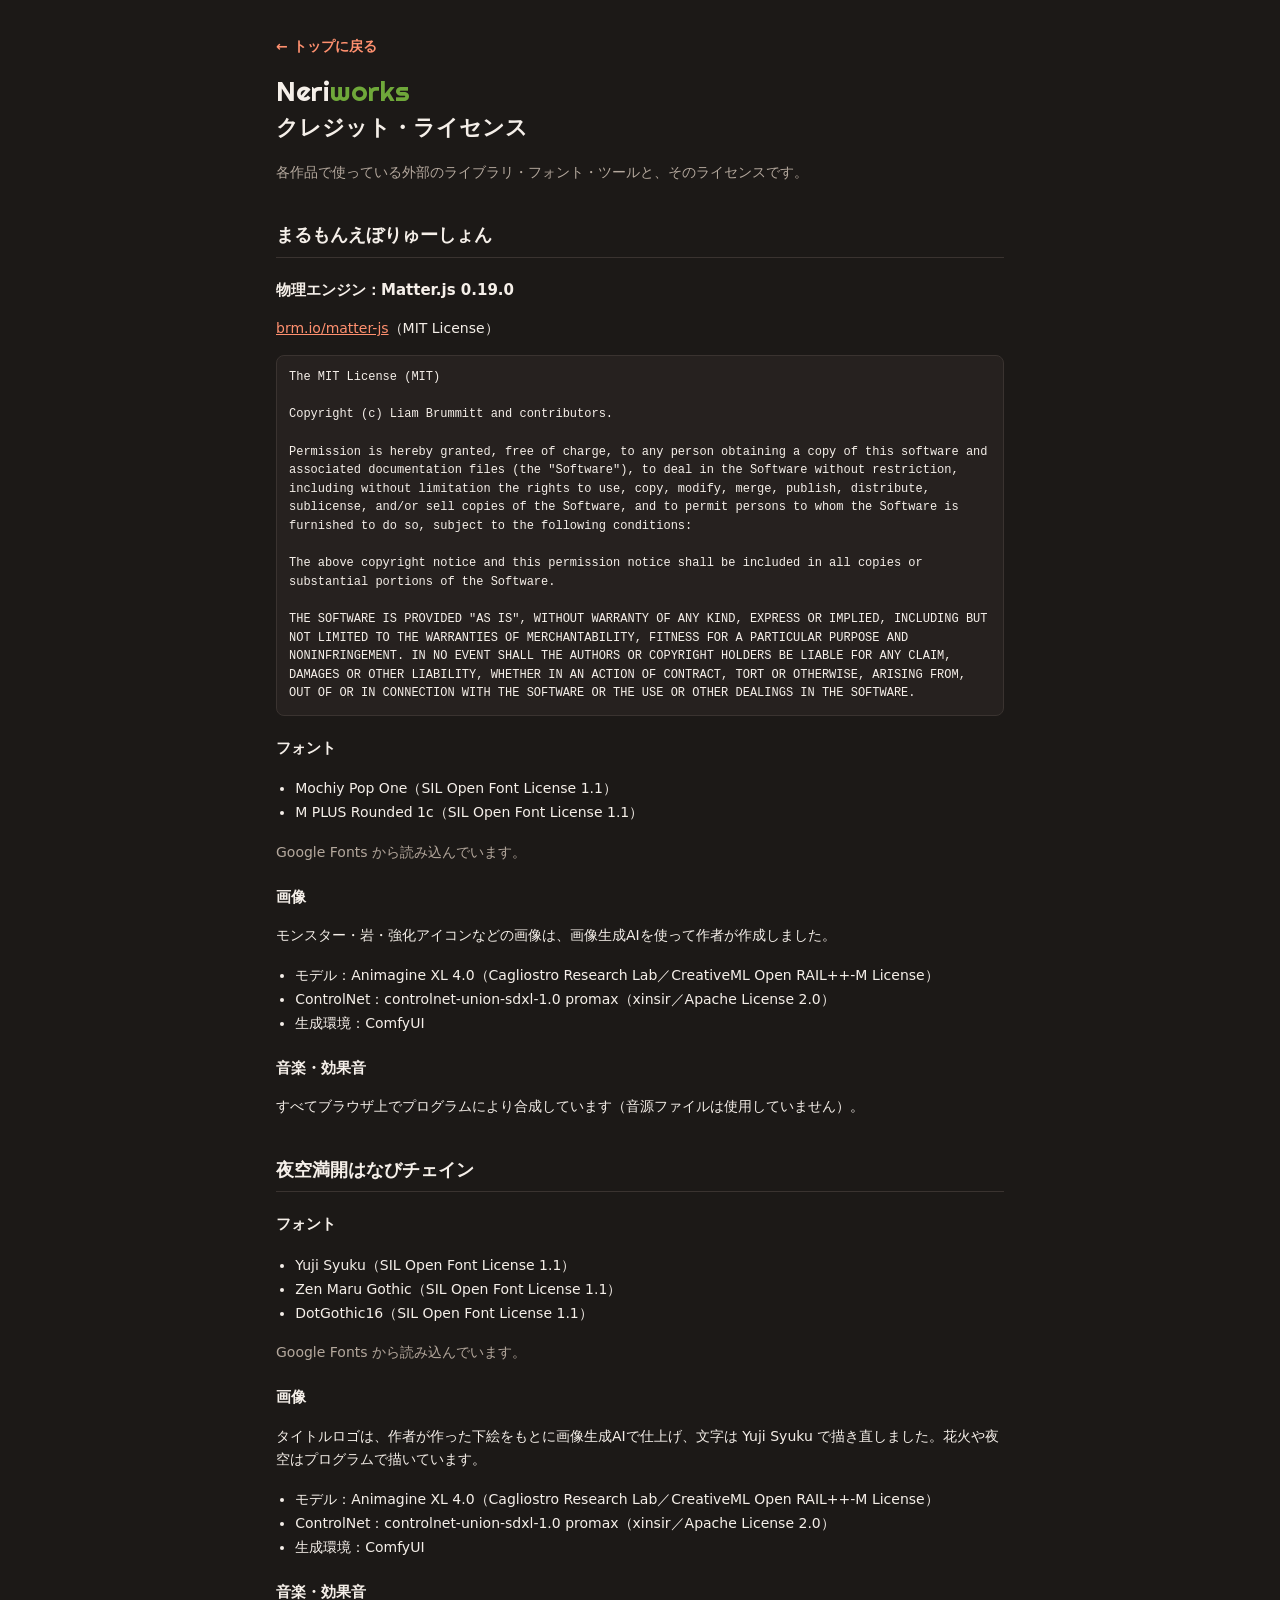
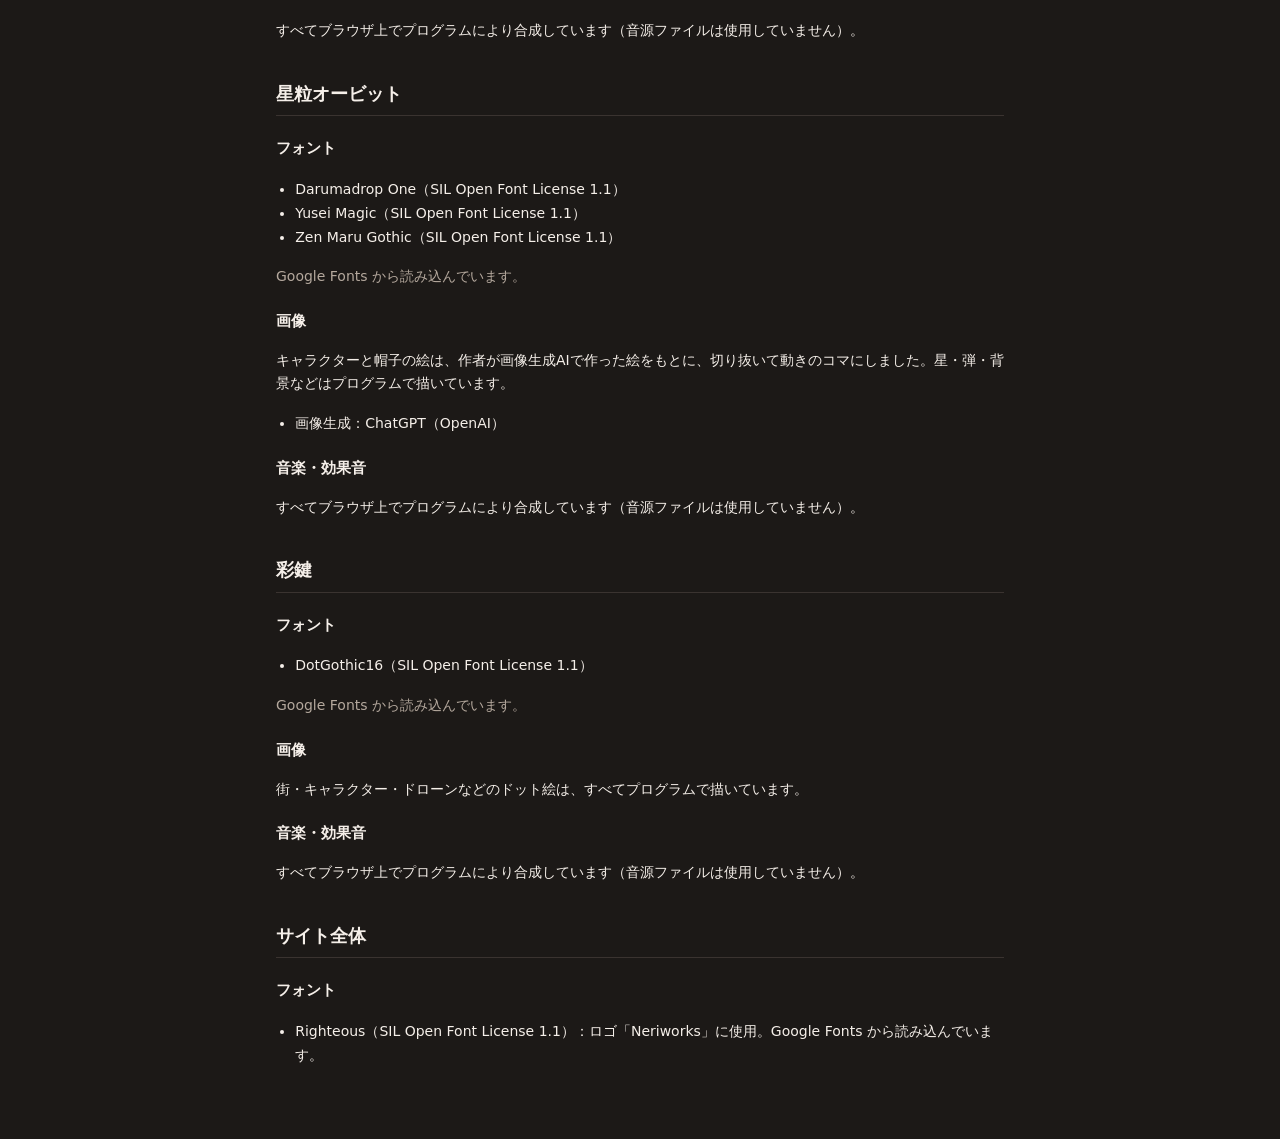
<file: credits.html>
<!doctype html>
<html lang="ja">
<head>
<meta charset="utf-8">
<meta name="viewport" content="width=device-width, initial-scale=1">
<title>クレジット・ライセンス | Neriworks</title>
<link rel="preconnect" href="https://fonts.googleapis.com">
<link rel="preconnect" href="https://fonts.gstatic.com" crossorigin>
<link rel="stylesheet" href="https://fonts.googleapis.com/css2?family=Righteous&display=swap">
<style>
  :root { --bg: #1c1917; --text: #f5efe9; --sub: #b4a89d; --line: #3a3330; --card: #26211f; --accent: #ff906f; --wasabi: #6fa83a; color-scheme: dark; }
  * { box-sizing: border-box; }
  body { margin: 0; background: var(--bg); color: var(--text); font-family: system-ui, -apple-system, "Hiragino Sans", "Yu Gothic UI", sans-serif; line-height: 1.7; }
  main { max-width: 760px; margin: 0 auto; padding: 32px 16px 56px; }
  .back { color: var(--accent); text-decoration: none; font-weight: 700; font-size: 14px; }
  .logo { font: 400 28px/1 "Righteous", system-ui, sans-serif; margin: 18px 0 4px; }
  .logo .w { color: var(--wasabi); }
  h1 { font-size: 22px; margin: 0 0 8px; }
  h2 { font-size: 18px; margin: 36px 0 8px; padding-bottom: 6px; border-bottom: 1px solid var(--line); }
  h3 { font-size: 15px; margin: 20px 0 4px; }
  p, li { font-size: 14px; }
  .sub { color: var(--sub); }
  ul { padding-left: 1.2em; }
  a { color: var(--accent); }
  pre { background: var(--card); border: 1px solid var(--line); border-radius: 8px; padding: 12px; font-size: 12px; line-height: 1.55; white-space: pre-line; overflow-wrap: anywhere; font-family: ui-monospace, Menlo, Consolas, monospace; }
</style>
</head>
<body>
<main>
  <a class="back" href="index.html">← トップに戻る</a>
  <div class="logo">Neri<span class="w">works</span></div>
  <h1>クレジット・ライセンス</h1>
  <p class="sub">各作品で使っている外部のライブラリ・フォント・ツールと、そのライセンスです。</p>

  <h2>まるもんえぼりゅーしょん</h2>

  <h3>物理エンジン：Matter.js 0.19.0</h3>
  <p><a href="https://brm.io/matter-js/">brm.io/matter-js</a>（MIT License）</p>
  <pre>The MIT License (MIT)

Copyright (c) Liam Brummitt and contributors.

Permission is hereby granted, free of charge, to any person obtaining a copy of this software and associated documentation files (the "Software"), to deal in the Software without restriction, including without limitation the rights to use, copy, modify, merge, publish, distribute, sublicense, and/or sell copies of the Software, and to permit persons to whom the Software is furnished to do so, subject to the following conditions:

The above copyright notice and this permission notice shall be included in all copies or substantial portions of the Software.

THE SOFTWARE IS PROVIDED "AS IS", WITHOUT WARRANTY OF ANY KIND, EXPRESS OR IMPLIED, INCLUDING BUT NOT LIMITED TO THE WARRANTIES OF MERCHANTABILITY, FITNESS FOR A PARTICULAR PURPOSE AND NONINFRINGEMENT. IN NO EVENT SHALL THE AUTHORS OR COPYRIGHT HOLDERS BE LIABLE FOR ANY CLAIM, DAMAGES OR OTHER LIABILITY, WHETHER IN AN ACTION OF CONTRACT, TORT OR OTHERWISE, ARISING FROM, OUT OF OR IN CONNECTION WITH THE SOFTWARE OR THE USE OR OTHER DEALINGS IN THE SOFTWARE.</pre>

  <h3>フォント</h3>
  <ul>
    <li>Mochiy Pop One（SIL Open Font License 1.1）</li>
    <li>M PLUS Rounded 1c（SIL Open Font License 1.1）</li>
  </ul>
  <p class="sub">Google Fonts から読み込んでいます。</p>

  <h3>画像</h3>
  <p>モンスター・岩・強化アイコンなどの画像は、画像生成AIを使って作者が作成しました。</p>
  <ul>
    <li>モデル：Animagine XL 4.0（Cagliostro Research Lab／CreativeML Open RAIL++-M License）</li>
    <li>ControlNet：controlnet-union-sdxl-1.0 promax（xinsir／Apache License 2.0）</li>
    <li>生成環境：ComfyUI</li>
  </ul>

  <h3>音楽・効果音</h3>
  <p>すべてブラウザ上でプログラムにより合成しています（音源ファイルは使用していません）。</p>

  <h2>夜空満開はなびチェイン</h2>
  <h3>フォント</h3>
  <ul>
    <li>Yuji Syuku（SIL Open Font License 1.1）</li>
    <li>Zen Maru Gothic（SIL Open Font License 1.1）</li>
    <li>DotGothic16（SIL Open Font License 1.1）</li>
  </ul>
  <p class="sub">Google Fonts から読み込んでいます。</p>
  <h3>画像</h3>
  <p>タイトルロゴは、作者が作った下絵をもとに画像生成AIで仕上げ、文字は Yuji Syuku で描き直しました。花火や夜空はプログラムで描いています。</p>
  <ul>
    <li>モデル：Animagine XL 4.0（Cagliostro Research Lab／CreativeML Open RAIL++-M License）</li>
    <li>ControlNet：controlnet-union-sdxl-1.0 promax（xinsir／Apache License 2.0）</li>
    <li>生成環境：ComfyUI</li>
  </ul>
  <h3>音楽・効果音</h3>
  <p>すべてブラウザ上でプログラムにより合成しています（音源ファイルは使用していません）。</p>
  <h2>星粒オービット</h2>
  <h3>フォント</h3>
  <ul>
    <li>Darumadrop One（SIL Open Font License 1.1）</li>
    <li>Yusei Magic（SIL Open Font License 1.1）</li>
    <li>Zen Maru Gothic（SIL Open Font License 1.1）</li>
  </ul>
  <p class="sub">Google Fonts から読み込んでいます。</p>
  <h3>画像</h3>
  <p>キャラクターと帽子の絵は、作者が画像生成AIで作った絵をもとに、切り抜いて動きのコマにしました。星・弾・背景などはプログラムで描いています。</p>
  <ul>
    <li>画像生成：ChatGPT（OpenAI）</li>
  </ul>
  <h3>音楽・効果音</h3>
  <p>すべてブラウザ上でプログラムにより合成しています（音源ファイルは使用していません）。</p>
  <h2>彩鍵</h2>
  <h3>フォント</h3>
  <ul>
    <li>DotGothic16（SIL Open Font License 1.1）</li>
  </ul>
  <p class="sub">Google Fonts から読み込んでいます。</p>
  <h3>画像</h3>
  <p>街・キャラクター・ドローンなどのドット絵は、すべてプログラムで描いています。</p>
  <h3>音楽・効果音</h3>
  <p>すべてブラウザ上でプログラムにより合成しています（音源ファイルは使用していません）。</p>
  <h2>サイト全体</h2>
  <h3>フォント</h3>
  <ul>
    <li>Righteous（SIL Open Font License 1.1）：ロゴ「Neriworks」に使用。Google Fonts から読み込んでいます。</li>
  </ul>
</main>
</body>
</html>
</file>
<file: common/system.css>
/*
 * ミニゲーム共通：システムバー（画面上部の帯）
 * 各ゲームの <head> で読み込む：<link rel="stylesheet" href="../common/system.css">
 * ゲーム本体は --mg-bar-h の分だけ上を空けて配置すること（README のルール参照）。
 */
:root { --mg-bar-h: calc(48px + env(safe-area-inset-top, 0px)); }

/* スマホのダブルタップ拡大を止める（iPhone の Safari は user-scalable=no を無視するため）。
   ゲーム枠の外（バーの帯や余白）でも効くよう、ページ全体に付ける。iPhone で効かない場合に備えて system.js でも止める。 */
html { touch-action: manipulation; }

.mg-bar {
  position: fixed; top: 0; left: 0; right: 0; z-index: 50;
  height: var(--mg-bar-h); padding: env(safe-area-inset-top, 0px) 0 0;
  display: flex; align-items: center; justify-content: space-between;
  pointer-events: none; /* 帯そのものはタップを通す。ボタンだけ反応 */
}
.mg-bar-side { display: flex; align-items: center; gap: 8px; pointer-events: auto; }

/* システムボタン共通の見た目（電源・BGM・オプションなど） */
.mg-bar .mg-btn {
  position: static; margin: 0; flex: none;
  display: inline-flex; align-items: center; justify-content: center; gap: 6px;
  min-width: 36px; height: 36px; padding: 0 10px; border: 0; border-radius: 18px;
  background: rgba(20, 16, 28, .72); color: #fff; box-shadow: 0 0 0 1px rgba(255, 255, 255, .18);
  font: 700 14px/1 system-ui, sans-serif; text-decoration: none; cursor: pointer;
  -webkit-tap-highlight-color: transparent; touch-action: manipulation;
}
.mg-bar .mg-btn:focus-visible { outline: 2px solid #fff; outline-offset: 2px; }
.mg-bar .mg-btn[aria-pressed="false"] { opacity: .55; }
.mg-bar .mg-btn svg { width: 16px; height: 16px; flex: none; }

/* 電源ボタン：1回目で「やめる？」に変わり、2回目で終了 */
.mg-power .mg-ask { display: none; }
.mg-power.armed { background: #d9364a; box-shadow: 0 0 0 2px rgba(255, 255, 255, .5); }
.mg-power.armed .mg-ask { display: inline; }

/* 電源OFF演出（ブラウン管が消えるように） */
.mg-off { position: fixed; inset: 0; z-index: 2147483647; pointer-events: all; }
.mg-off > div { position: absolute; left: 0; right: 0; background: #000; }
.mg-off .mg-top { top: 0; height: 0; }
.mg-off .mg-bot { bottom: 0; height: 0; }
.mg-off .mg-line { top: 50%; left: 50%; width: 100%; height: 4px; margin-top: -2px; background: #fff; transform: translateX(-50%);
  box-shadow: 0 0 18px 6px rgba(200, 230, 255, .8); opacity: 0; border-radius: 4px; }
.mg-off .mg-white { inset: 0; background: #fff; opacity: 0; }

/* 起動時の黒い幕（system.js が描画前に付ける） */
html.mg-booting { background: #000; }
html.mg-booting::after {
  content: ""; position: fixed; inset: 0; z-index: 2147483646; background: #000; pointer-events: none;
  opacity: 1; transition: opacity .45s ease-out;
}
html.mg-booted::after { opacity: 0; }

/* 読み込み表示（data-loading のゲーム）：黒い幕の上に白字の Loading... と細いバー */
/* 全面を覆ってタップを受ける（下のゲームには届かない）。タップすると文字が跳ねる（system.js） */
.mg-loading {
  position: fixed; inset: 0; z-index: 2147483647;
  display: flex; flex-direction: column; align-items: center; justify-content: center; gap: 14px;
  color: #fff; font: 800 17px/1 system-ui, sans-serif; letter-spacing: .1em;
  cursor: pointer; touch-action: none; -webkit-user-select: none; user-select: none; -webkit-tap-highlight-color: transparent;
  transition: opacity .3s ease-out;
}
.mg-loading p { margin: 0; display: flex; }
.mg-loading p span { display: inline-block; transform-origin: 50% 100%; will-change: transform; }
.mg-loading .mg-spark { position: fixed; width: 5px; height: 5px; border-radius: 50%; background: #fff; pointer-events: none; }
html.mg-booted .mg-loading { pointer-events: none; }
.mg-loading-bar { width: 160px; height: 3px; border-radius: 2px; background: rgba(255, 255, 255, .2); overflow: hidden; }
.mg-loading-bar i { display: block; width: 0; height: 100%; background: #fff; transition: width .2s ease-out; }
html.mg-booted .mg-loading { opacity: 0; }
html:not(.mg-booting) .mg-loading { display: none; }
html.mg-splashing .mg-loading { opacity: 0; pointer-events: none; }

/* スプラッシュ（common/splash.js）：黒い幕の上で、1枚ずつフェードで見せる。全面を覆い、タップで飛ばす */
.mg-splash {
  position: fixed; inset: 0; z-index: 2147483647;
  display: flex; align-items: center; justify-content: center; padding: 24px;
  color: #fff; font: 700 16px/1.8 system-ui, sans-serif; letter-spacing: .06em; text-align: center;
  cursor: pointer; touch-action: none; -webkit-user-select: none; user-select: none; -webkit-tap-highlight-color: transparent;
  transition: opacity .45s ease-out;
}
.mg-splash.mg-out { opacity: 0; } /* 消える間もタップを受け止める（下のボタンに届かせない） */
.mg-splash .mg-slide {
  display: flex; flex-direction: column; align-items: center; justify-content: center; gap: 14px;
  max-width: 100%; opacity: 0; transition: opacity .5s ease;
}
.mg-splash .mg-slide.mg-in { opacity: 1; }
.mg-splash img { display: block; max-width: min(72vw, 360px); max-height: 50vh; height: auto; }
.mg-splash p { margin: 0; }
.mg-splash small { display: block; font-size: 12px; font-weight: 500; opacity: .6; }

/* 音量画面（common/sound.js、data-button）：開いている間はゲームを止める */
.mg-vol {
  position: fixed; inset: 0; z-index: 60; display: flex; align-items: center; justify-content: center;
  padding: 16px; background: rgba(8, 6, 14, .6); -webkit-backdrop-filter: blur(3px); backdrop-filter: blur(3px);
}
.mg-vol[hidden] { display: none; }
.mg-vol-card {
  width: min(320px, 100%); padding: 20px 20px 18px; border-radius: 18px;
  background: #1d1828; color: #fff; box-shadow: 0 0 0 1px rgba(255, 255, 255, .18), 0 12px 40px rgba(0, 0, 0, .5);
  font: 700 15px/1.4 system-ui, sans-serif;
}
.mg-vol-title { margin: 0 0 14px; text-align: center; font-size: 18px; font-weight: 800; letter-spacing: .1em; }
.mg-vol-row { display: grid; grid-template-columns: 4.2em 1fr 2.6em; align-items: center; gap: 10px; margin: 10px 0; }
.mg-vol-row input { width: 100%; margin: 0; accent-color: #ffc94a; height: 28px; }
.mg-vol-row output { text-align: right; font-variant-numeric: tabular-nums; }
.mg-vol-note { margin: 12px 0 14px; font-size: 12px; font-weight: 500; opacity: .7; text-align: center; }
.mg-vol-close {
  display: block; width: 100%; height: 44px; border: 0; border-radius: 22px; cursor: pointer;
  background: #ffc94a; color: #2a1d00; font: 800 16px/1 system-ui, sans-serif;
}
.mg-vol-close:focus-visible { outline: 2px solid #fff; outline-offset: 2px; }
</file>
<file: hanabi/css/style.css>
/* Layout: one portrait 400x720 canvas scaled to fit under the shared bar; HTML overlays for title and result.
   Single dark look on purpose: a summer night over a riverside town, warm gold for rewards. */
:root {
  --night: #070919;
  --panel: rgba(12, 10, 32, .78);
  --ink: #fff4dc;
  --muted: #bdb3e0;
  --gold: #ffd76a;
  --ember: #ff8a6a;
  --line: rgba(255, 255, 255, .14);
  --font-big: "Yuji Syuku", "Hiragino Mincho ProN", "Yu Mincho", serif;
  --font-body: "Zen Maru Gothic", "Hiragino Maru Gothic ProN", "Meiryo", system-ui, sans-serif;
  color-scheme: dark;
}
* { box-sizing: border-box; }
[hidden] { display: none !important; }
html, body { margin: 0; height: 100%; overscroll-behavior: none; }
body {
  background: var(--night);
  color: var(--ink);
  font-family: var(--font-body);
  overflow: hidden;
  -webkit-user-select: none;
  user-select: none;
  -webkit-tap-highlight-color: transparent;
}
#app {
  position: fixed;
  inset: var(--mg-bar-h, 0px) 0 0 0;
  display: flex;
  align-items: center;
  justify-content: center;
  touch-action: none;
}
#stage { position: relative; overflow: hidden; border-radius: 14px; touch-action: none; }
canvas { display: block; width: 100%; height: 100%; }

.overlay {
  position: absolute;
  inset: 0;
  display: flex;
  flex-direction: column;
  align-items: center;
  justify-content: center;
  gap: 14px;
  padding: 24px 22px;
  text-align: center;
  background: linear-gradient(180deg, rgba(7, 9, 25, .2), rgba(7, 9, 25, .72) 40%, rgba(7, 9, 25, .85));
}
/* タイトルは花火が透けて見えるよう、暗幕を薄くする（文字のある下側だけ少し暗く） */
#title { background: linear-gradient(180deg, rgba(7, 9, 25, 0), rgba(7, 9, 25, .12) 45%, rgba(7, 9, 25, .55)); }
.logo { display: block; width: min(270px, 70vw); height: auto; margin: -6px auto -4px; filter: drop-shadow(0 6px 22px rgba(0, 0, 0, .55)); }
.eyebrow { margin: 0; font-size: 12px; letter-spacing: .2em; color: var(--muted); }
h1 {
  margin: 0;
  font: 400 54px/1.05 var(--font-big);
  color: var(--ink);
  text-shadow: 0 0 18px rgba(255, 170, 110, .7), 0 0 42px rgba(255, 110, 140, .45);
}
.lead { margin: 0; font-size: 14px; line-height: 1.7; color: var(--ink); }
/* 文節の途中で折り返さない（せまい画面でも、ことばの切れ目で改行する） */
.lead span { display: inline-block; }
.rules {
  list-style: none; margin: 4px 0 0; padding: 12px 14px;
  display: grid; gap: 8px; text-align: left; max-width: 320px;
  font-size: 12.5px; line-height: 1.55; color: var(--muted);
  background: var(--panel); border: 1px solid var(--line); border-radius: 12px;
}
.rules b { color: var(--gold); font-weight: 700; }
.best { margin: 0; min-height: 1.2em; font-size: 13px; color: var(--gold); }
.primary {
  margin-top: 4px; padding: 12px 40px; border: 0; border-radius: 999px; cursor: pointer;
  font: 700 18px var(--font-body); color: #2a1406;
  background: linear-gradient(180deg, var(--gold), var(--ember));
  box-shadow: 0 0 24px rgba(255, 170, 100, .45);
}
.primary:focus-visible { outline: 2px solid var(--ink); outline-offset: 3px; }
.big { font: 400 56px/1 var(--font-big); color: var(--ink); font-variant-numeric: tabular-nums;
  text-shadow: 0 0 20px rgba(255, 190, 120, .7); }
.stats { margin: 0; display: grid; grid-template-columns: 1fr 1fr; gap: 10px; width: min(280px, 100%); }
.stats div { padding: 10px; background: var(--panel); border: 1px solid var(--line); border-radius: 10px; }
.stats dt { font-size: 11px; color: var(--muted); letter-spacing: .1em; }
.stats dd { margin: 4px 0 0; font-size: 18px; font-weight: 700; }
.secondary {
  padding: 9px 28px; border: 1px solid var(--line); border-radius: 999px; cursor: pointer;
  font: 700 15px var(--font-body); color: var(--ink); background: var(--panel);
}
.secondary:focus-visible { outline: 2px solid var(--ink); outline-offset: 3px; }

/* あそびかた：上に説明カード、下にボタン。まんなかはお手本が動く夜空 */
#tut { position: absolute; inset: 0; pointer-events: none; }
.tut-card {
  position: absolute; left: 14px; right: 14px; top: 14px;
  padding: 14px 16px 16px; text-align: center;
  background: var(--panel); border: 1px solid var(--line); border-radius: 14px;
}
.tut-card h2 { white-space: pre-line; margin: 6px 0 6px; font: 400 26px/1.25 var(--font-big); color: var(--ink); text-wrap: balance;
  text-shadow: 0 0 14px rgba(255, 170, 110, .5); }
.tut-card p { white-space: pre-line; margin: 0; font-size: 13px; line-height: 1.6; color: var(--muted); text-wrap: balance; }
.tut-dots { display: flex; justify-content: center; gap: 6px; }
.tut-dots i { width: 6px; height: 6px; border-radius: 50%; background: rgba(255, 255, 255, .2); }
.tut-dots i.on { background: var(--gold); }
.tut-btns { position: absolute; left: 14px; right: 14px; bottom: 96px; display: flex; justify-content: space-between; pointer-events: auto; }
.tut-btns button { padding: 9px 20px; border-radius: 999px; cursor: pointer; font: 700 14px var(--font-body); }
.tut-skip { border: 1px solid var(--line); background: var(--panel); color: var(--muted); }
.tut-next { border: 0; color: #2a1406; background: linear-gradient(180deg, var(--gold), var(--ember)); opacity: .45; transition: opacity .3s; }
.tut-next.ready { opacity: 1; box-shadow: 0 0 18px rgba(255, 170, 100, .5); }
.tut-btns button:focus-visible { outline: 2px solid var(--ink); outline-offset: 2px; }
.clear-answer { position: absolute; left: 50%; bottom: 185px; transform: translateX(-50%); padding: 9px 20px; border-radius: 999px; cursor: pointer;
  font: 700 14px var(--font-body); border: 1px solid var(--line); background: var(--panel); color: var(--ink); }
.clear-answer:focus-visible { outline: 2px solid var(--ink); outline-offset: 2px; }
.note { margin: 0; font-size: 11px; color: var(--muted); }
/* シードで遊ぶ */
.link { padding: 6px 12px; border: 0; background: none; cursor: pointer; font: 500 13px var(--font-body); color: var(--muted); text-decoration: underline; text-underline-offset: 3px; }
.link:focus-visible { outline: 2px solid var(--ink); outline-offset: 2px; }
.field { display: flex; align-items: center; gap: 10px; font-size: 14px; color: var(--ink); }
.field input, .field select { width: 9em; padding: 8px 10px; border: 1px solid var(--line); border-radius: 10px; background: var(--panel);
  color: var(--ink); font: 700 18px var(--font-body); letter-spacing: .08em; text-align: center; }
.field select { width: 11em; font-size: 15px; letter-spacing: 0; }
#seedBox, #practice { touch-action: auto; }
.pr-res { margin: 0 0 6px; font-size: 16px; line-height: 1.6; color: var(--ink); white-space: pre-line; }
#practice { background: linear-gradient(180deg, rgba(7, 9, 25, 0), rgba(7, 9, 25, .5) 35%, rgba(7, 9, 25, .8)); }
@media (prefers-reduced-motion: reduce) { .primary { box-shadow: none; } }

/* 実行委員長のひとこと（リザルト） */
.chair { margin: 4px 0 0; width: min(300px, 100%); padding: 12px 14px 10px; background: rgba(255, 236, 200, .06); border: 1px solid rgba(255, 214, 150, .3); border-radius: 10px; }
.chair blockquote { margin: 0; font-family: "Yuji Syuku", serif; font-size: 16px; line-height: 1.6; color: #ffe9c8; }
.chair figcaption { margin-top: 6px; text-align: right; font-size: 11px; color: var(--muted); letter-spacing: .1em; }
#resStage { font-size: 15px; white-space: nowrap; }
/* リザルト：スコアと委員長のひとことが主役。詳細は小さく控えめに */
.chair { margin-top: 10px; padding: 16px 16px 12px; }
.chair blockquote { font-size: 18px; }
.stats.small { gap: 8px; opacity: .8; }
.stats.small div { padding: 6px 8px; }
.stats.small dd { font-size: 14px; }
.stats.small #resStage { font-size: 13px; }
.chair blockquote { white-space: pre-line; }

/* 大きい文字：1行ずつ折り返さない（入らなければ setLines が文字を小さくする） */
.ln { display: block; width: max-content; max-width: none; margin: 0 auto; white-space: nowrap; }
.chair .ln { margin: 0; }

/* 起動時のスプラッシュ（common/splash.js）：はなびの文字で */
.mg-splash { font-family: var(--font-body); color: var(--ink); }
.mg-splash .splash-icon { width: 44px; height: 44px; color: var(--gold); }

/* 泣きの一回：リザルトの「タイトルへ」と並べる */
/* 泣きの一回を押したとき：点だけを画面の真ん中に寄せ、赤い減点を出しながら点を減らす */
#resScore { transition: transform .5s ease-in-out; }
.res-pen { position: absolute; left: 0; right: 0; top: calc(50% + 44px); margin: 0; text-align: center;
  font: 700 24px var(--font-body); color: #ff6b6b; text-shadow: 0 0 12px rgba(255, 60, 60, .5); }
#result.mercying > :not(#resScore):not(#resPen) { visibility: hidden; }
.res-btns { display: flex; gap: 10px; justify-content: center; flex-wrap: wrap; }
.res-btns .primary { padding: 12px 26px; }
.btn-sub { display: block; margin-top: 1px; font-size: 11px; font-weight: 500; line-height: 1.1; }
.res-btns .primary:has(.btn-sub) { padding-top: 6px; padding-bottom: 6px; }
.res-btns.sub .secondary { padding: 8px 20px; font-size: 14px; }
/* とどいた所・最大連鎖・シードを1行に（せまいときは、区切りで折り返す） */
.res-meta { margin: 0; display: flex; flex-wrap: wrap; justify-content: center; gap: 4px 14px; font-size: 13px; color: var(--muted); }
.res-meta span { white-space: nowrap; }
.res-meta #resStage { color: var(--ink); font-weight: 700; }
</file>
<file: hoshitsubu/css/style.css>
/* 縦長 360x640 のキャンバスを、共通バーの下に収まるよう拡大縮小する。HTMLの重ね画面はタイトル・カード・リザルト・チュートリアル。
   夜空の一色（ゆめかわポップの宇宙）で固定。 */
:root {
  --bg: #0e0b22;
  --panel: rgba(31, 25, 66, .92);
  --line: #4a3f8a;
  --fg: #f4f0ff;
  --muted: #b9aee0;
  --star: #ffe7a3;
  --pink: #ff9ecf;
  --mint: #8ff0d2;
  --sky: #9cc8ff;
  --bad: #ff6b8a;
  --dark: #1a1530;
  --logo: "Darumadrop One", "Yusei Magic", "Zen Maru Gothic", system-ui, sans-serif;  /* ロゴと星の名前：かなはだるまドロップ、漢字はゆうせいマジック */
  --display: "Yusei Magic", "Zen Maru Gothic", system-ui, sans-serif;
  --dw: 400;          /* 見出しの太さ（Yusei Magic は1つの太さだけ） */
  --body: "Zen Maru Gothic", "Hiragino Maru Gothic ProN", "Meiryo", system-ui, sans-serif;
  color-scheme: dark;
}
* { box-sizing: border-box; }
[hidden] { display: none !important; }
html, body { margin: 0; height: 100%; overscroll-behavior: none; }
body {
  background: var(--bg);
  color: var(--fg);
  font-family: var(--body);
  font-weight: 500;
  overflow: hidden;
  -webkit-user-select: none;
  user-select: none;
  -webkit-tap-highlight-color: transparent;
}
#app {
  position: fixed;
  inset: var(--mg-bar-h, 0px) 0 0 0;
  display: flex;
  align-items: center;
  justify-content: center;
  touch-action: none;
}
#stage { position: relative; overflow: hidden; touch-action: none; }
#cv { display: block; width: 100%; height: 100%; }

.overlay {
  position: absolute;
  inset: 0;
  display: flex;
  flex-direction: column;
  align-items: center;
  justify-content: center;
  gap: 12px;
  padding: 24px 20px;
  text-align: center;
  background: rgba(14, 11, 34, .55);
}
#result, #fail { background: rgba(14, 11, 34, .88); }
/* 中身が多くても縮んで重ならないように（入りきらないときは中でスクロール） */
.overlay > * { flex-shrink: 0; }
#title > .dev { flex-shrink: 1; min-height: 40px; }   /* テスト欄：入りきらない分は欄の中で縦にスクロール */
#result { justify-content: safe center; overflow-y: auto; overscroll-behavior: contain; gap: 8px; padding: 16px 20px; }
#result .primary, #result .secondary { padding: 10px 30px; }
.eyebrow { margin: 0; font-size: 12px; letter-spacing: .2em; color: var(--muted); }
.logo {
  margin: 0;
  font: 400 44px/1.15 var(--logo);
  color: var(--star);
  text-shadow: 0 0 18px rgba(255, 231, 163, .5), 0 3px 0 #b77fd8;
}
.logo span { display: block; font-size: 42px; margin-top: -2px; color: var(--pink); text-shadow: 0 0 16px rgba(255, 158, 207, .55), 0 3px 0 #7a5fd0; }
#titleHero { width: 120px; height: 120px; }
.lead { margin: 0; font-size: 14px; line-height: 1.8; }
.best { margin: 0; min-height: 1.2em; font-size: 14px; color: var(--muted); font-variant-numeric: tabular-nums; }
.note { margin: 0; font-size: 12px; color: var(--muted); }

button { font: inherit; cursor: pointer; }
.primary, .secondary {
  min-width: 200px;
  padding: 12px 30px;
  border-radius: 99px;
  font-family: var(--display); font-weight: var(--dw);
  font-size: 18px;
}
.primary { border: none; background: var(--star); color: var(--dark); box-shadow: 0 4px 0 #c99a4a; }
.primary:active { transform: translateY(2px); box-shadow: 0 2px 0 #c99a4a; }
.secondary { border: 2px solid var(--line); background: var(--panel); color: var(--fg); }
button:focus-visible { outline: 3px solid var(--fg); outline-offset: 3px; }

/* 強化カード */
.ctitle { margin: 0; font: var(--dw) 18px var(--display); }
.cards { display: flex; gap: 10px; width: 100%; justify-content: center; perspective: 600px; }
.card {
  flex: 1 1 0;
  max-width: 160px;
  min-width: 0;
  display: flex;
  flex-direction: column;
  gap: 6px;
  padding: 12px 10px;
  border: 2px solid var(--mint);
  border-radius: 16px;
  background: var(--panel);
  color: var(--fg);
  text-align: left;
  transition: transform .45s ease, opacity .45s ease;
  animation: paperOpen .58s steps(1, end) backwards;   /* 文字の知らせと同じく、紙が開くように配られる */
}
.card:nth-child(2) { animation-delay: .12s; }
@keyframes deal { from { transform: translateY(30px) scale(.9); opacity: 0; } }
.card { position: relative; overflow: hidden; }
.card > * { position: relative; }
.card .head { display: flex; align-items: center; gap: 6px; }
.card .tag { align-self: flex-start; padding: 0 8px; border-radius: 99px; font-size: 10px; color: var(--dark); background: var(--cc); }
.card.cat-power { --cc: #ff9ecf; } .card.cat-tech { --cc: #8ff0d2; } .card.cat-speed { --cc: #9cc8ff; }
.card[class*="cat-"] { border-color: var(--cc); }
.card[class*="cat-"] b { color: var(--cc); }
.card.chosen { border-color: var(--star); }
/* 3系統の合計Lv（型のボーナスまでのバー） */
.catbar { display: flex; gap: 6px; justify-content: center; flex-wrap: wrap; }
.cb { --cc: #b9aee0; position: relative; padding: 2px 9px 5px; border: 1px solid var(--line); border-radius: 99px; font-size: 11px; color: var(--muted); overflow: hidden; }
.cb.cat-power { --cc: #ff9ecf; } .cb.cat-tech { --cc: #8ff0d2; } .cb.cat-speed { --cc: #9cc8ff; }
.cb b { color: var(--cc); font-weight: 900; }
.cb i { position: absolute; left: 0; bottom: 0; height: 3px; width: calc(var(--k) * 100%); background: var(--cc); }
.cb.on { border-color: var(--cc); box-shadow: 0 0 8px var(--cc); }
.cb.fresh { animation: awaken .9s ease 2; }
@keyframes awaken { 50% { transform: scale(1.25); box-shadow: 0 0 22px var(--cc); background: rgba(255, 255, 255, .12); } }
.card .ico { width: 26px; height: 26px; flex: none; }
/* 背景に、同じ絵を白で大きく薄く */
.card > .bgico { position: absolute; right: -18%; bottom: -8%; width: 95%; height: auto; opacity: .12; pointer-events: none; }
.card b { font: var(--dw) 17px var(--display); color: var(--mint); }
.card .lv { font-size: 11px; color: var(--muted); }
.card .me { font-size: 13px; line-height: 1.5; }
.card .boss { padding-top: 6px; border-top: 1px dashed var(--line); font-size: 12px; line-height: 1.5; color: var(--pink); }
.card s.old { color: #8a82a8; text-decoration: none; }
.card em { font-style: normal; font-weight: 900; }
.card em.up { color: var(--sky); }
.card em.bad { color: var(--bad); }
/* 選ばなかったカードは裏返ってから、上の大彗星（シルエット）へ吸い込まれる */
.card.chosen { transform: scale(1.06); border-color: var(--star); box-shadow: 0 0 18px rgba(255, 231, 163, .5); }
.card.chosen .boss, .card.left .me, .card.left .lv { color: var(--muted); filter: grayscale(1); opacity: .45; transition: opacity .25s, filter .25s; }
.card.chosen .boss em, .card.left .me em { color: inherit; }
.card.flip { transform: rotateY(180deg); border-color: #6a3fa0; background: #2a1440; }
.card.flip > * { visibility: hidden; }
/* 裏面：大彗星に渡る力を読めるように（カードが180°回るので、中身を逆に回して正しい向きで見せる） */
.card > .back { position: absolute; inset: 0; display: none; flex-direction: column; align-items: center; justify-content: center; gap: 6px; padding: 12px; transform: rotateY(180deg); text-align: center; }
.card.flip > .back { display: flex; visibility: visible; }
.card .back .ico { width: 40px; height: 40px; }
.card .back b { color: var(--pink); font-size: 18px; }
.card .back .lbl { font-size: 12px; color: var(--pink); }
.card .back .eff { font-size: 13px; line-height: 1.5; color: var(--fg); }
.card.toBoss { transition: transform .5s cubic-bezier(.45, 0, .85, .55); transform: translate(var(--dx), var(--dy)) rotateY(180deg) scale(.45); border-color: #6a3fa0; background: #2a1440; }
.card.burnt { opacity: 0; transition: opacity .08s; }
/* 燃えたカード：ゆらめく炎になって大彗星へ吸いこまれる（炎の形はキャンバスで毎フレーム描く） */
.flame { position: absolute; width: 96px; height: 120px; margin: -72px 0 0 -48px; pointer-events: none; transform-origin: 50% 60%;
  filter: drop-shadow(0 0 10px rgba(255, 130, 60, .8)); }
.nest { display: flex; flex-direction: column; align-items: center; gap: 0; }
#nest { width: 150px; height: 105px; }
#nestLabel.stolen { color: var(--pink); font-family: var(--display); font-weight: var(--dw); font-size: 14px; animation: paperOpen .58s steps(1, end) both; }
#nest.gulp { animation: gulp .4s ease; }
@keyframes gulp { 40% { transform: scale(1.15); filter: drop-shadow(0 0 14px rgba(200, 120, 255, .9)); } }
.cards.done .card { pointer-events: none; }

/* リザルト */
.big { font: var(--dw) 50px var(--display); color: var(--star); font-variant-numeric: tabular-nums; line-height: 1; }
.naming { display: flex; flex-direction: column; align-items: center; gap: 2px; }
#resHero { width: 140px; height: 140px; margin: -30px 0; }
.stage-name { margin: 0; font-size: 13px; color: var(--muted); }
.star-name { margin: -4px 0 0; min-height: 1.1em; line-height: 1.1; font: 400 34px var(--logo); color: var(--pink); }
.star-title { margin: 0; min-height: 1em; line-height: 1; font: 400 20px var(--logo); color: var(--star); }
.star-title.pop { animation: namePop .5s cubic-bezier(.2, 1.6, .4, 1) both; }
.star-name.pop { animation: namePop .6s cubic-bezier(.2, 1.6, .4, 1) both; }
@keyframes namePop { from { transform: scale(.3); opacity: 0; } }
.chips { display: flex; flex-wrap: wrap; gap: 6px; justify-content: center; max-width: 300px; min-height: 24px; }
.chips span { padding: 2px 10px; border: 1px solid var(--mint); border-radius: 99px; font-size: 12px; color: var(--mint); animation: deal .3s ease both; }
.chips span.cat-power { border-color: #ff9ecf; color: #ff9ecf; } .chips span.cat-tech { border-color: #8ff0d2; color: #8ff0d2; } .chips span.cat-speed { border-color: #9cc8ff; color: #9cc8ff; }
.chips span.top { border-color: var(--star); color: var(--star); box-shadow: 0 0 10px rgba(255, 231, 163, .6); }
.stats { display: grid; grid-template-columns: auto auto auto auto; gap: 3px 12px; margin: 0; padding: 8px 14px; border: 1px solid var(--line); border-radius: 14px; background: var(--panel); font-size: 12px; color: var(--muted); text-align: left; }
.stats div { display: contents; }
.stats dt { margin: 0; }
.stats dd { margin: 0; color: var(--fg); text-align: right; font-variant-numeric: tabular-nums; }

/* チュートリアル（ゲーム画面の上に、見出しと「つぎへ」だけを重ねる） */
#tut { position: absolute; inset: 0; pointer-events: none; }
.tut-card {
  position: absolute;
  top: 14px;
  left: 14px;
  right: 14px;
  padding: 12px 14px;
  border: 1px solid var(--line);
  border-radius: 16px;
  background: rgba(31, 25, 66, .86);
  text-align: center;
}
.tut-dots { display: flex; gap: 6px; justify-content: center; margin-bottom: 6px; }
.tut-dots i { width: 7px; height: 7px; border-radius: 50%; background: var(--line); }
.tut-dots i.on { background: var(--star); }
.tut-card h2 { margin: 0 0 4px; font: var(--dw) 18px/1.4 var(--display); color: var(--star); white-space: pre-line; }
.tut-card p { margin: 0; font-size: 13px; line-height: 1.6; color: var(--fg); white-space: pre-line; }
.tut-btns { position: absolute; left: 14px; right: 14px; bottom: 18px; display: flex; justify-content: space-between; pointer-events: auto; }
.tut-skip, .tut-next { padding: 10px 22px; border-radius: 99px; font-family: var(--display); font-weight: var(--dw); font-size: 15px; }
.tut-skip { border: 1px solid var(--line); background: var(--panel); color: var(--muted); }
.tut-next { border: none; background: var(--star); color: var(--dark); }

/* テスト用の欄（?dev とプレビュー版だけ） */
.dev { width: min(260px, 100%); overflow-y: auto; overscroll-behavior: contain; padding: 6px 12px; border: 1px solid var(--line); border-radius: 12px; background: var(--panel); font-size: 13px; text-align: left; }
.dev summary { color: var(--muted); cursor: pointer; }
.dev label { display: flex; flex-wrap: wrap; justify-content: space-between; gap: 4px; margin-top: 6px; }
.dev input[type=range] { width: 100%; accent-color: var(--pink); }
.dev output { color: var(--star); }
.dev-se { display: flex; flex-wrap: wrap; align-items: center; gap: 4px; margin-top: 8px; color: var(--muted); }
.dev-se button { font: inherit; font-size: 12px; padding: 3px 8px; border: 1px solid var(--line); border-radius: 8px; background: transparent; color: var(--text, #fff); }

/* カードビューワー（テスト用）：上は本物のゲームが動き、下半分にカードを並べる */
#viewer { position: absolute; inset: 0; pointer-events: none; }
#viewer > * { pointer-events: auto; }
.vw-top { position: absolute; top: 8px; left: 8px; display: flex; gap: 6px; }
.vw-panel { position: absolute; left: 0; right: 0; bottom: 0; top: 52%; overflow: hidden; padding: 8px 10px 0; background: rgba(14, 11, 34, .93); border-top: 1px solid var(--line); display: flex; flex-direction: column; gap: 6px; }
.vw-head { display: grid; grid-template-columns: 1fr 1fr; gap: 6px; font-size: 11px; color: var(--muted); }
.vw-who { display: flex; flex-direction: column; gap: 1px; padding: 6px 8px; border: 1px solid var(--line); border-radius: 10px; background: var(--panel); text-align: left; }
.vw-who.boss { border-color: #6a3fa0; }
.vw-lbl { font-size: 10px; color: var(--star); }
.vw-title { font: 400 13px var(--logo); }
.vw-name { font: 400 20px var(--logo); color: var(--fg); }
.vw-eq { color: var(--pink); line-height: 1.4; }
.vw-hint { margin: 0; font-size: 10px; color: var(--muted); text-align: center; }
.vw-cards { flex: 1; min-height: 0; overflow-y: auto; overscroll-behavior: contain; display: grid; grid-template-columns: 1fr 1fr; grid-auto-rows: max-content; align-content: start; gap: 8px; padding-bottom: 16px; }
.vw-card { width: auto; max-width: none; animation: none; cursor: pointer; text-align: left; padding: 10px 8px; gap: 4px; }
.vw-card .me { font-size: 12px; }
.vw-card .boss { font-size: 11px; }
.vw-word { display: flex; align-items: center; gap: 6px; font-size: 11px; line-height: 1.5; color: var(--muted); }
.vw-word .parts b { font: 700 12px var(--body, inherit); color: var(--pink); margin: 0 6px 0 2px; }
.vw-word .parts i { font-style: normal; white-space: nowrap; display: inline-block; }
.vw-word .hat { margin-left: auto; flex: none; display: flex; flex-direction: column; align-items: center; font-size: 10px; }
.vw-word .hat img { width: 44px; height: auto; }
.vw-btns { display: flex; gap: 6px; margin-top: auto; }
.vw-b { flex: 1; padding: 4px 6px; white-space: nowrap; border: 1px solid var(--line); border-radius: 99px; background: var(--panel); color: var(--fg); font: inherit; font-size: 10px; cursor: pointer; }
.vw-top .vw-b { padding: 5px 12px; font-size: 12px; }
.vw-cards > .vw-hint { grid-column: 1 / -1; margin-top: 8px; font-size: 12px; color: var(--pink); }
.vw-tech { border-color: #6a3fa0; }
.vw-tech .head b { color: var(--pink); }
.vw-open { margin-top: 8px; width: 100%; padding: 8px; font-size: 13px; }

/* タイトルの起動アニメ：流れ星 → 星が生まれる（輪が広がる） → ロゴが1文字ずつ弾む → ボタンが下から */
#title .shoot, #title .burst, #title .kyupin { position: absolute; left: var(--hx, 50%); top: var(--hy, 50%); pointer-events: none; opacity: 0; }
#title .shoot { width: 90px; height: 3px; margin: -1.5px 0 0 -6px; border-radius: 2px; background: linear-gradient(90deg, #fff, rgba(255, 231, 163, 0)); transform-origin: 6px 50%; rotate: -35deg; }
#title .burst { width: 20px; height: 20px; margin: -10px 0 0 -10px; border: 3px solid var(--star); border-radius: 50%; }
/* キュピーン：コマ数をおさえて描く（js/view/screens.js の kyupin） */
#title .kyupin { width: 260px; height: 260px; margin: -130px 0 0 -130px; opacity: 1; }
/* ひゅーん → キュピーン → 主人公 → 星粒 → オービット */
#title.intro .shoot { animation: shootIn .55s cubic-bezier(.5, 0, .9, .6) both; }
#title.intro .burst { animation: burst .8s ease-out 1.15s both; }
#title.intro #titleHero { animation: heroIn .6s cubic-bezier(.34, 1.56, .64, 1) 1.15s backwards; }
#title.intro .logo > .ch { animation: chIn .5s cubic-bezier(.34, 1.56, .64, 1) backwards; animation-delay: calc(1.7s + var(--i) * 120ms); }
#title.intro .logo span .ch { animation: chIn .5s cubic-bezier(.34, 1.56, .64, 1) backwards; animation-delay: calc(2.2s + (var(--i) - 2) * 60ms); }
#title.intro .eyebrow, #title.intro .best { animation: fadeIn .5s ease 2.75s backwards; }
#title.intro #startBtn { animation: riseIn .5s cubic-bezier(.34, 1.4, .64, 1) 2.85s backwards; }
#title.intro #howBtn { animation: riseIn .5s cubic-bezier(.34, 1.4, .64, 1) 2.97s backwards; }
#title.intro #rankBtn, #title.intro .dev { animation: riseIn .5s cubic-bezier(.34, 1.4, .64, 1) 3.09s backwards; }
.logo .ch { display: inline-block; font-style: normal; }
@keyframes shootIn { 0% { opacity: 0; translate: 220px -160px; } 15% { opacity: 1; } 90% { opacity: 1; } 100% { opacity: 0; translate: 0 0; } }
@keyframes burst { 0% { opacity: 0; scale: .3; } 1% { opacity: .9; scale: .3; } 100% { opacity: 0; scale: 7; border-width: 1px; } }
@keyframes heroIn { from { opacity: 0; scale: .1; } }
@keyframes chIn { from { opacity: 0; translate: 0 -26px; scale: .3; rotate: -14deg; } }
@keyframes fadeIn { from { opacity: 0; } }
@keyframes riseIn { from { opacity: 0; translate: 0 26px; } }

/* 文字の知らせ：キュピーンと同じく、くしゃっと丸めた紙が開くように 12コマ/秒 で出る */
@keyframes paperOpen {
  0%     { opacity: 1; transform: rotate(-30deg) scale(.16, .1) skewX(30deg); }
  14.28% { transform: rotate(-21deg) scale(.5, .3) skewX(-24deg); }
  28.57% { transform: rotate(-12deg) scale(1.12, .95) skewX(10deg); }
  42.85% { transform: rotate(-6deg) scale(.92, 1.02) skewX(-5deg); }
  57.14% { transform: rotate(-2deg) scale(1.01, .98) skewX(2deg); }
  71.42% { transform: rotate(0) scale(1.02); }
  100%   { opacity: 1; transform: none; }
}
#resBest.new { animation: paperOpen .58s steps(1, end) .25s both; }
#ctitle.paper { animation: paperOpen .58s steps(1, end) backwards; }

/* マイランキング：1位は金のふちで大きく */
#rank { background: rgba(14, 11, 34, .9); gap: 10px; }
#rank .eyebrow { font: var(--dw) 20px var(--display); color: var(--star); letter-spacing: .1em; }
.rank { list-style: none; margin: 0; padding: 0; width: min(100%, 320px); display: flex; flex-direction: column; gap: 8px; }
.rk { display: flex; align-items: center; gap: 10px; padding: 8px 12px; border: 2px solid var(--line); border-radius: 14px; background: var(--panel); text-align: left; cursor: pointer; }
.rk:active { transform: translateY(1px); }
.rk .no { width: 26px; flex-shrink: 0; text-align: center; font: var(--dw) 20px var(--display); color: var(--muted); }
.rk .face { width: 56px; height: 56px; flex-shrink: 0; margin: -6px 0; }
.rk .who { display: flex; flex-direction: column; min-width: 0; line-height: 1.25; }
.rk .sc { font: var(--dw) 20px var(--display); color: var(--fg); font-variant-numeric: tabular-nums; }
.rk .nm { font: 400 16px var(--logo); color: var(--pink); white-space: nowrap; overflow: hidden; text-overflow: ellipsis; }
.rk .nm i { font-style: normal; margin-right: 6px; }
.rk .sub { font-size: 11px; color: var(--muted); }
.rk.first { padding: 14px 14px; border-color: var(--star); background: linear-gradient(135deg, rgba(255, 231, 163, .22), rgba(255, 158, 207, .14)); box-shadow: 0 0 18px rgba(255, 231, 163, .35); }
.rk.first .no { color: var(--star); font-size: 30px; text-shadow: 0 0 10px rgba(255, 231, 163, .8); }
.rk.first .face { width: 76px; height: 76px; }
.rk.first .sc { font-size: 28px; color: var(--star); }
.rk.first .nm { font-size: 20px; }
/* リザルトの「タイトルにもどる」：ボタンより控えめな文字のリンク */
.link { border: none; background: none; padding: 6px 12px; color: var(--muted); font: 14px var(--display); text-decoration: underline; text-underline-offset: 4px; cursor: pointer; }
</file>
<file: monster-merge/css/style.css>
/* Layout: one portrait 360x640 canvas scaled to fit; HTML overlays for title, level-up cards and result.
   Single dark "summoning altar" look on purpose: deep indigo night, gold for rewards, violet for curses. */
:root {
  --bg: #120f24;
  --panel: #1f1a3a;
  --panel-2: #2a2350;
  --ink: #f5efff;
  --muted: #a99fd0;
  --gold: #ffc53d;
  --curse: #b26bff;
  --line: #3b3270;
  color-scheme: dark;
}
* { box-sizing: border-box; }
[hidden] { display: none !important; }
html, body { margin: 0; height: 100%; }
body {
  background: var(--bg);
  color: var(--ink);
  font-family: "M PLUS Rounded 1c", "Hiragino Maru Gothic ProN", "Meiryo", system-ui, sans-serif;
  overflow: hidden;
  -webkit-user-select: none;
  user-select: none;
  -webkit-tap-highlight-color: transparent;
}
#app {
  position: fixed;
  inset: var(--mg-bar-h, 0px) 0 0 0; /* 上はシステムバー（../common/system.css）の分を空ける */
  display: flex;
  align-items: center;
  justify-content: center;
  touch-action: none;
}
#stage { position: relative; }
canvas { display: block; width: 100%; height: 100%; border-radius: 14px; }
.overlay {
  position: absolute;
  inset: 0;
  display: flex;
  flex-direction: column;
  align-items: center;
  justify-content: center;
  gap: 14px;
  padding: 24px 16px;
  text-align: center;
  background: color-mix(in srgb, var(--bg) 82%, transparent);
  backdrop-filter: blur(3px);
  border-radius: 14px;
}
.overlay p.sub { margin: -6px 0 0; color: var(--gold); font-weight: 800; letter-spacing: .2em; font-size: 13px; }
.overlay h1, .overlay h2, button { font-family: "Mochiy Pop One", "M PLUS Rounded 1c", sans-serif; font-weight: 400; }
.overlay h1 .t1 { font-size: 1.25em; }
.overlay h1 { line-height: 1.15; margin: 0; font-size: 34px; letter-spacing: .04em; color: var(--gold); text-shadow: 0 3px 0 #6b3f00; }
.overlay h2 { margin: 0; font-size: 26px; color: var(--gold); }
.overlay p { margin: 0; color: var(--muted); font-size: 14px; line-height: 1.6; }
.overlay .big { font-size: 44px; font-weight: 800; color: var(--ink); font-variant-numeric: tabular-nums; }
.chain { display: flex; flex-wrap: wrap; justify-content: center; gap: 2px; max-width: 300px; }
.chain img { width: 34px; height: 34px; }
.btns { display: flex; gap: 10px; flex-wrap: wrap; justify-content: center; }
button {
  font: inherit;
  font-size: 17px;
  font-weight: 700;
  padding: 12px 22px;
  border: 0;
  border-radius: 999px;
  background: var(--gold);
  color: #2a1700;
  cursor: pointer;
  box-shadow: 0 3px 0 #8a5a00;
}
button.sub { background: var(--panel-2); color: var(--ink); box-shadow: 0 3px 0 var(--line); }
button:active { transform: translateY(2px); box-shadow: none; }
button:focus-visible { outline: 3px solid var(--ink); outline-offset: 2px; }
#resMon { width: 120px; height: 120px; }
#shareBtn { min-width: 200px; }
#resUps { display: flex; gap: 6px; flex-wrap: wrap; justify-content: center; }
#resUps span { font-size: 12px; background: var(--panel-2); border-radius: 999px; padding: 3px 9px; color: var(--ink); }
#levelup .cards { display: flex; flex-direction: column; gap: 10px; width: 100%; max-width: 310px; }
.card {
  display: grid;
  grid-template-columns: 56px 1fr;
  align-items: center;
  gap: 10px;
  text-align: left;
  padding: 10px 12px;
  border-radius: 14px;
  background: var(--panel);
  color: var(--ink);
  box-shadow: 0 0 0 2px var(--line), 0 4px 0 #0a0816;
  font-size: 14px;
  font-weight: 400;
}
.card:hover { box-shadow: 0 0 0 2px var(--gold), 0 4px 0 #0a0816; }
.card img { width: 56px; height: 56px; }
.card b { display: block; font-size: 16px; color: var(--gold); }
.card small { display: block; color: var(--muted); font-size: 12px; line-height: 1.45; margin-top: 2px; min-width: 0; }
#levelup { animation: lvFade .3s ease-out both; }
#levelup h2 { animation: lvPop .45s cubic-bezier(.2,.9,.3,1.4) both; }
#levelup .card { animation: cardIn .4s cubic-bezier(.2,.9,.3,1.25) both; }
#levelup .card:nth-child(1) { animation-delay: .12s; }
#levelup .card:nth-child(2) { animation-delay: .2s; }
#levelup .card:nth-child(3) { animation-delay: .28s; }
#levelup.locked .card { pointer-events: none; }
@keyframes lvFade { from { opacity: 0; } }
@keyframes lvPop { from { opacity: 0; transform: scale(.6); } }
@keyframes cardIn { from { opacity: 0; transform: translateY(28px) scale(.95); } }
#toast {
  position: absolute; left: 50%; bottom: 24px; transform: translateX(-50%);
  background: var(--ink); color: var(--bg); padding: 8px 14px; border-radius: 999px; font-size: 14px;
}
@media (prefers-reduced-motion: reduce) { button:active { transform: none; } #levelup, #levelup h2, #levelup .card { animation: none; } }
.overlay p.ver { position: absolute; bottom: 10px; left: 0; right: 0; font-size: 11px; color: var(--muted); opacity: .6; letter-spacing: .05em; }
</file>
